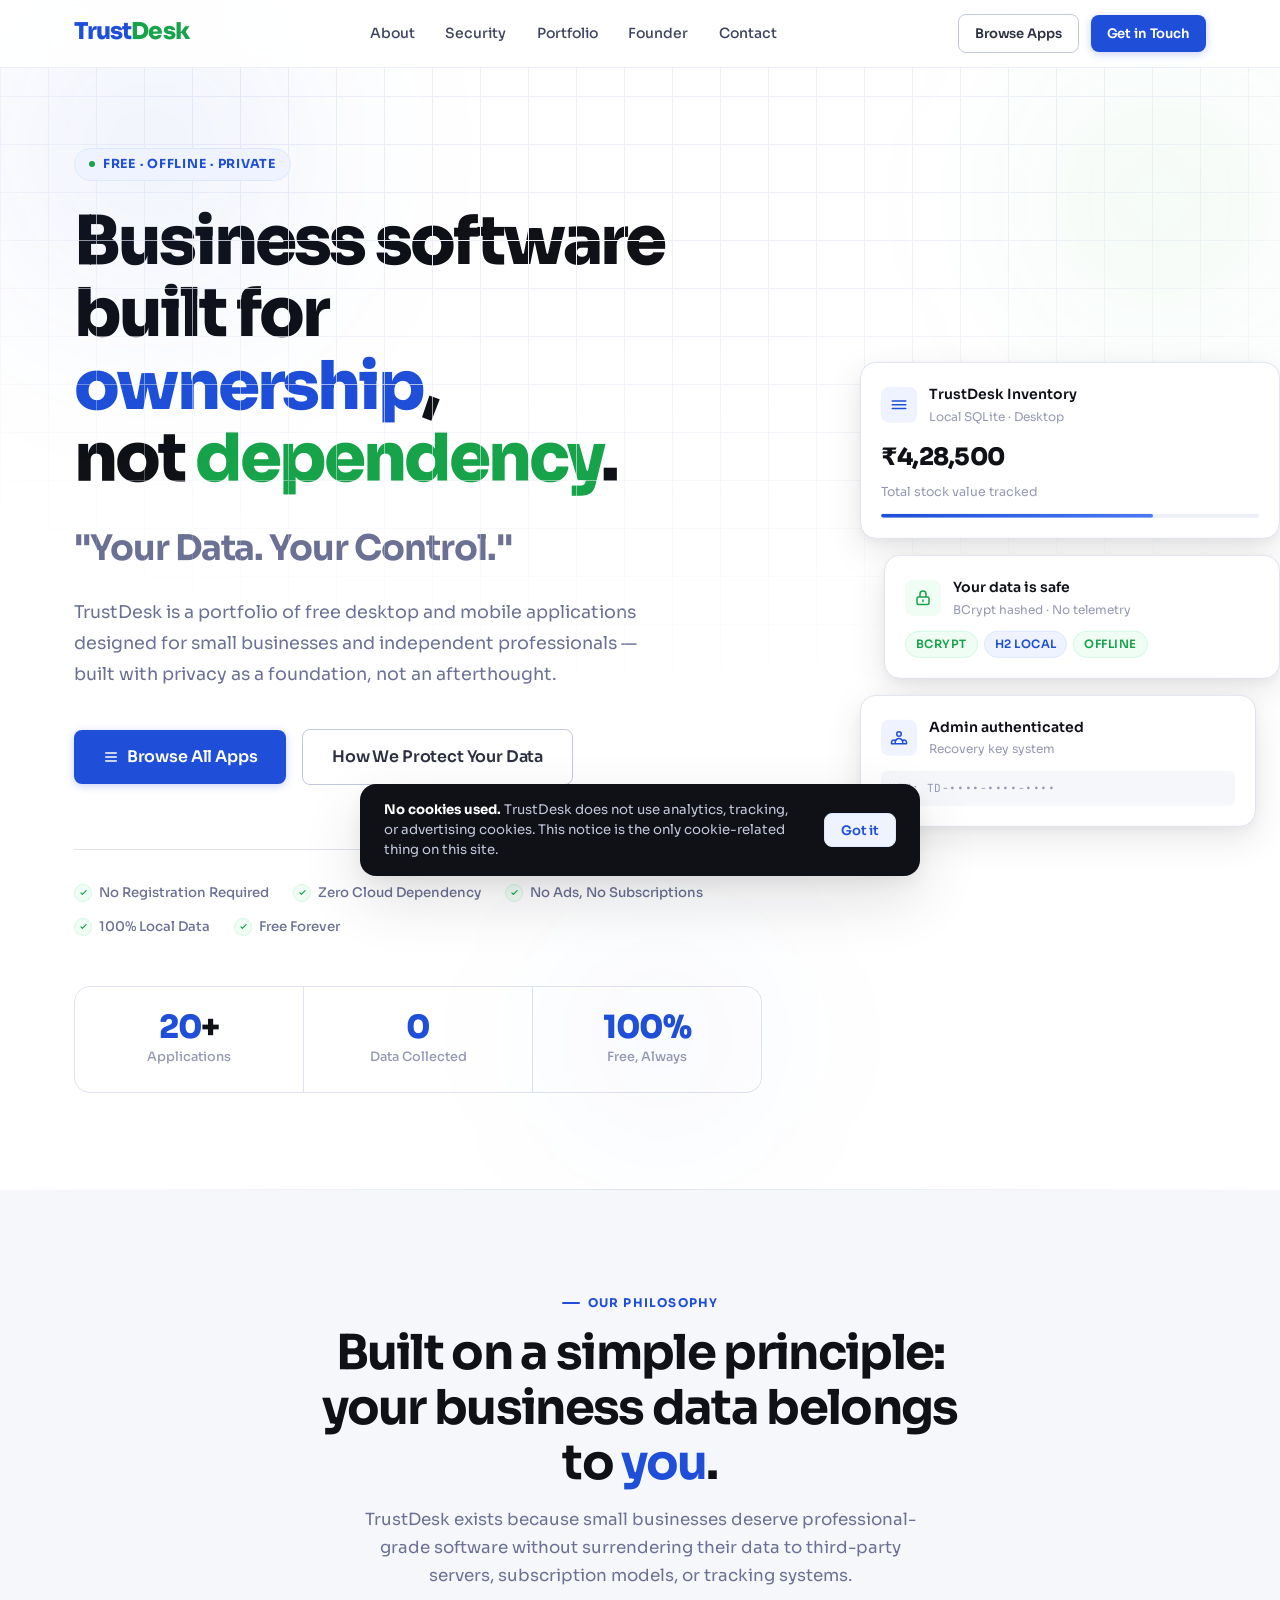
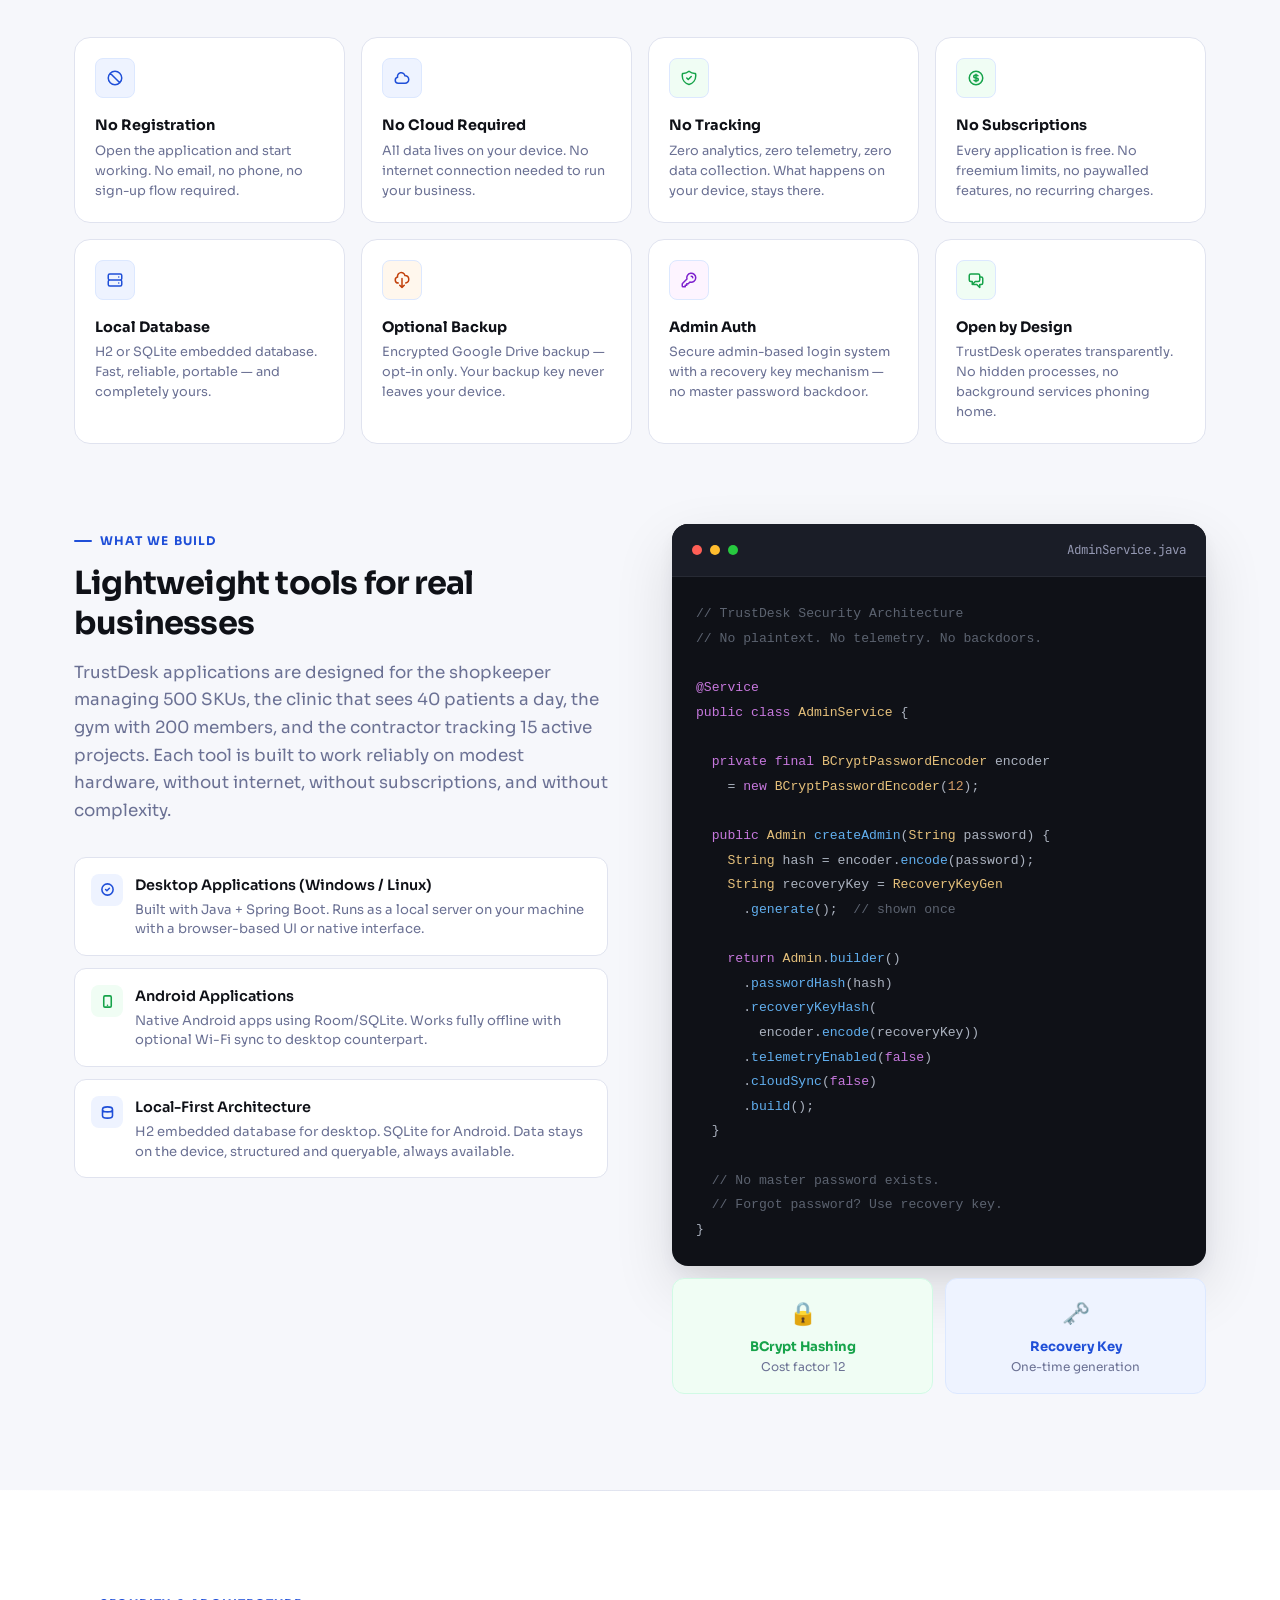
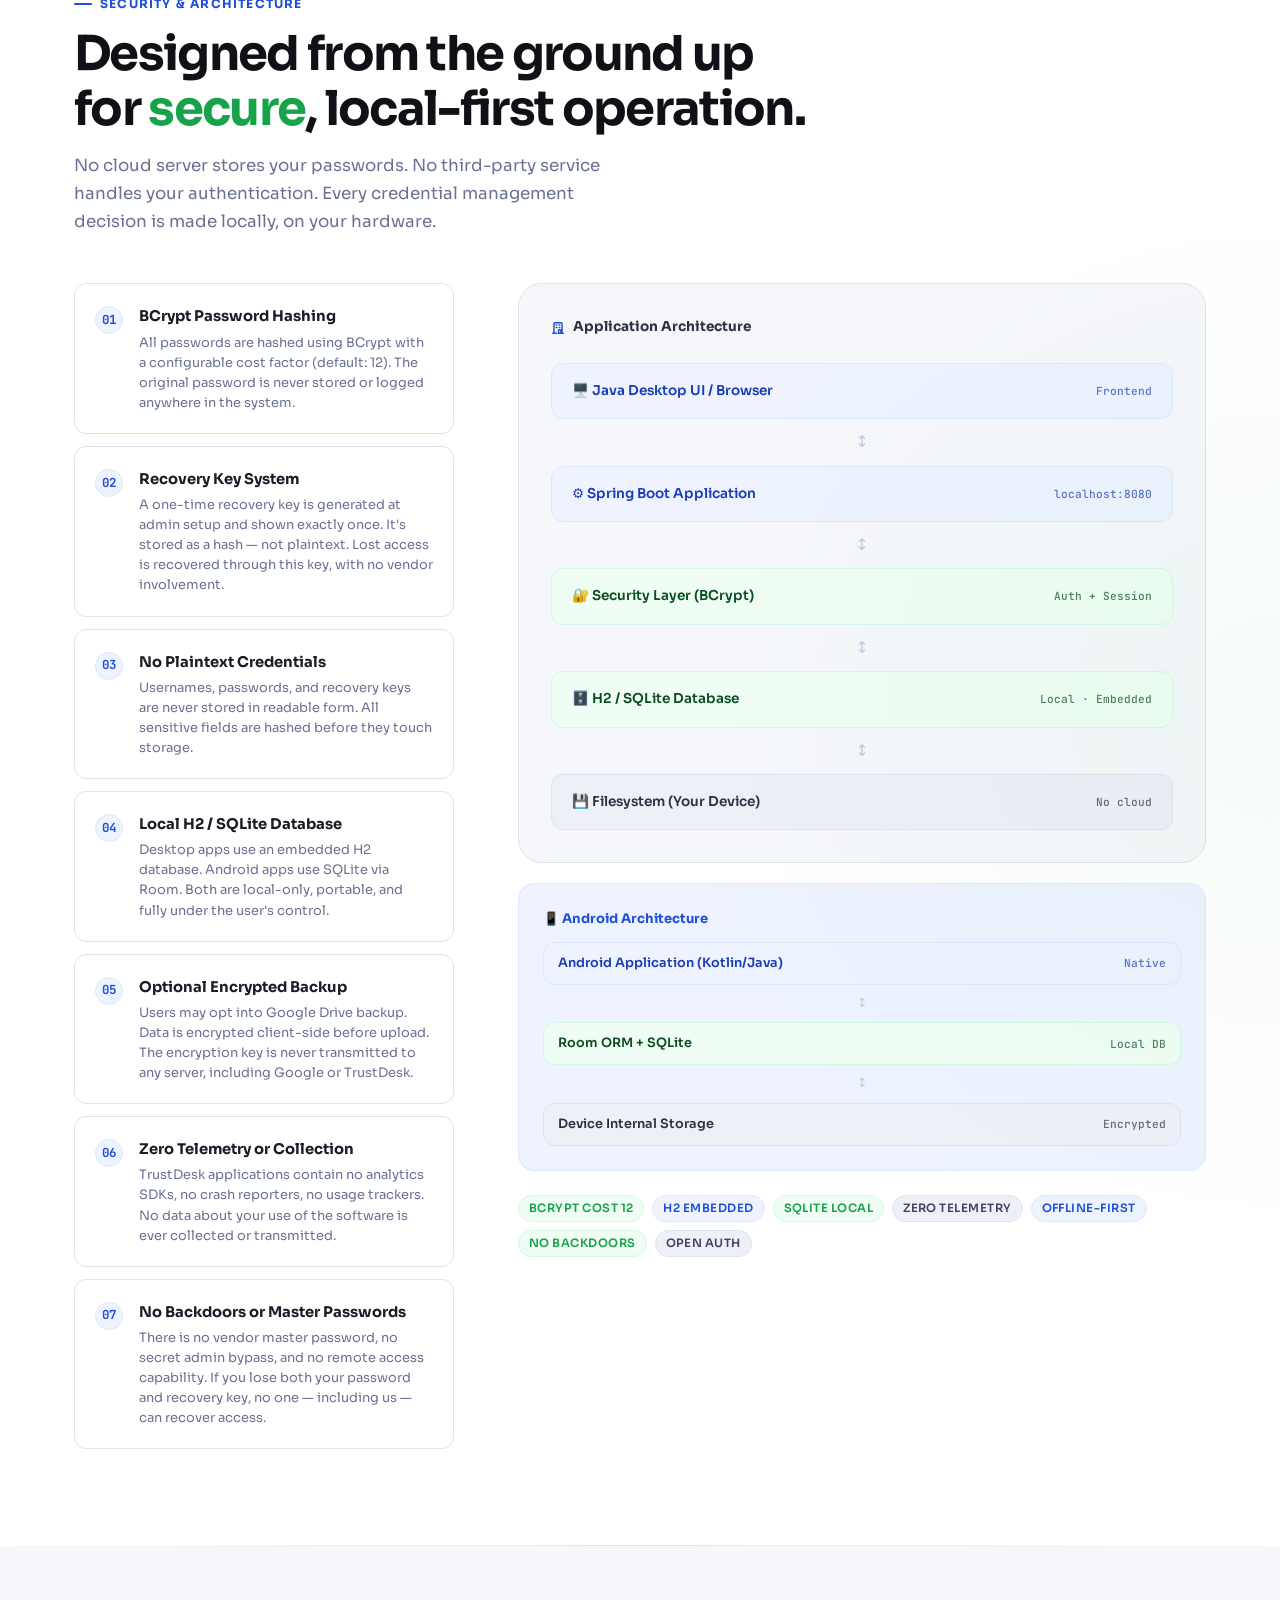
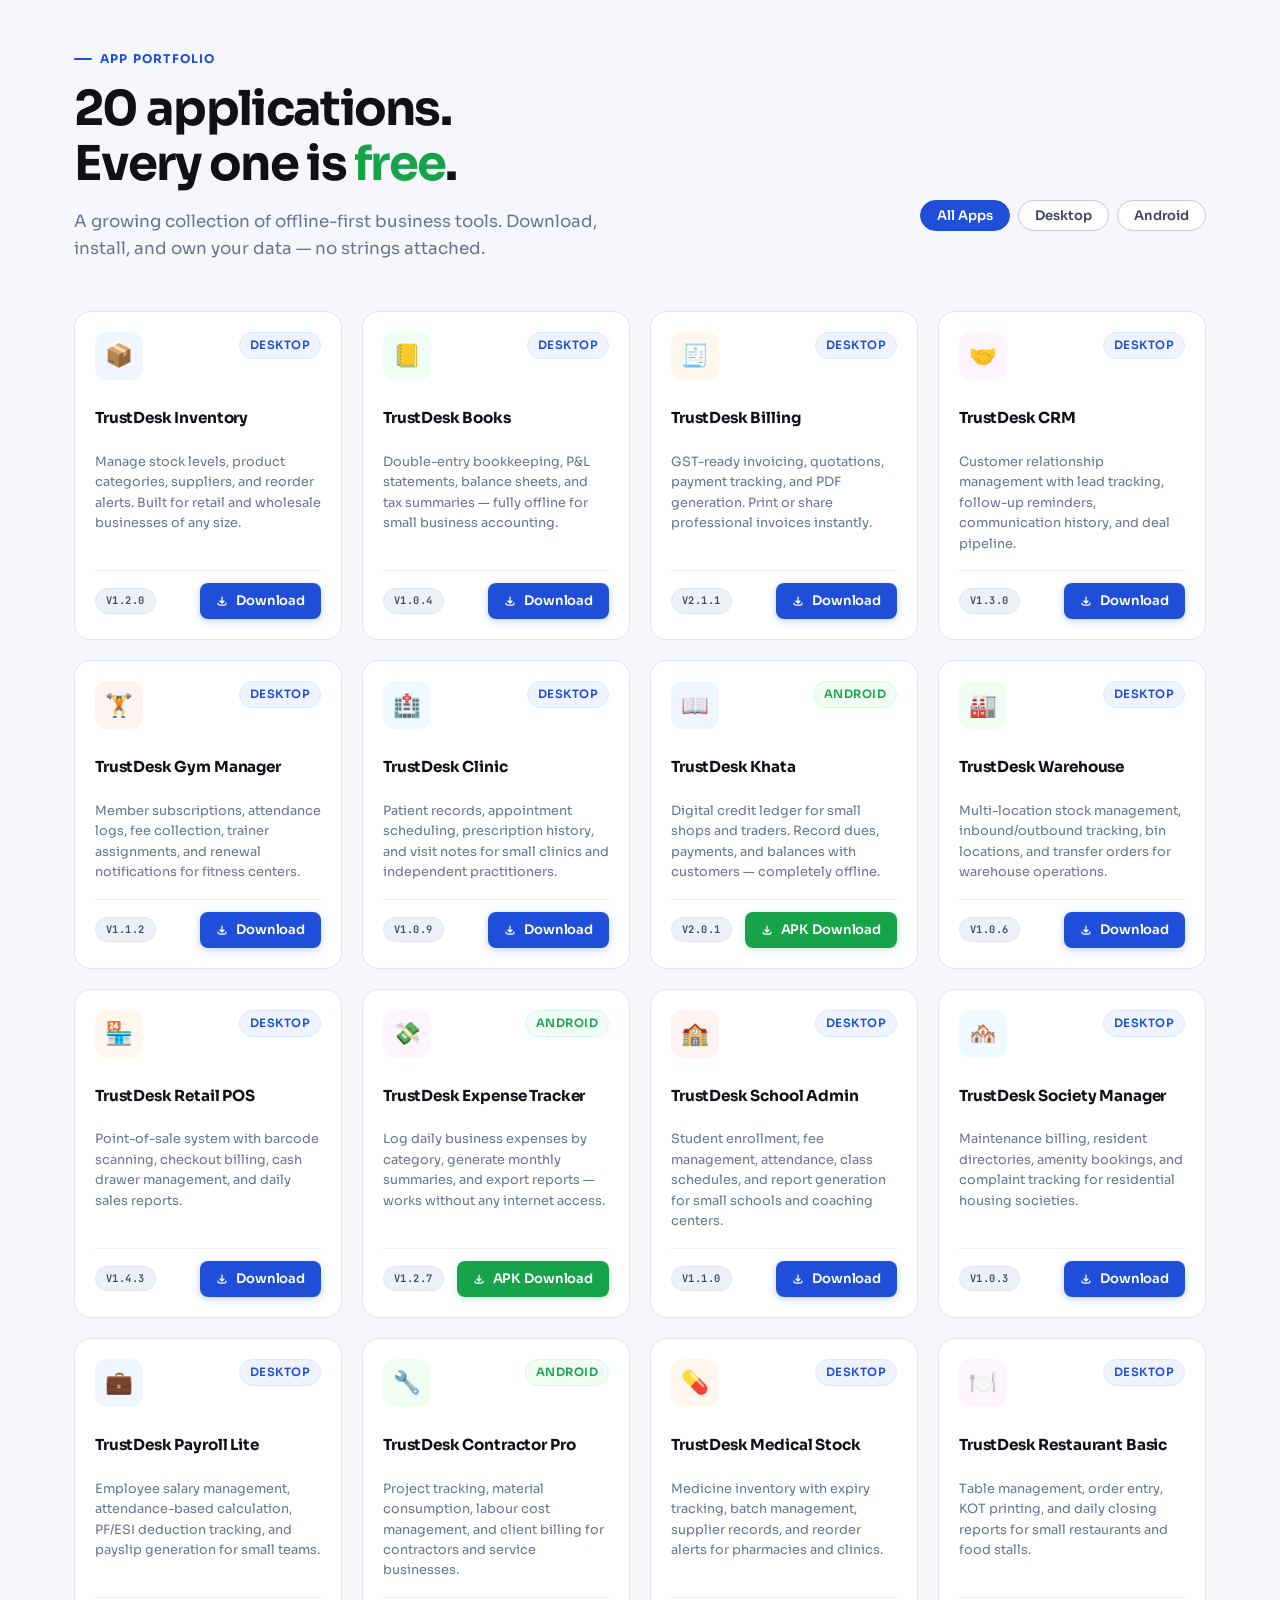
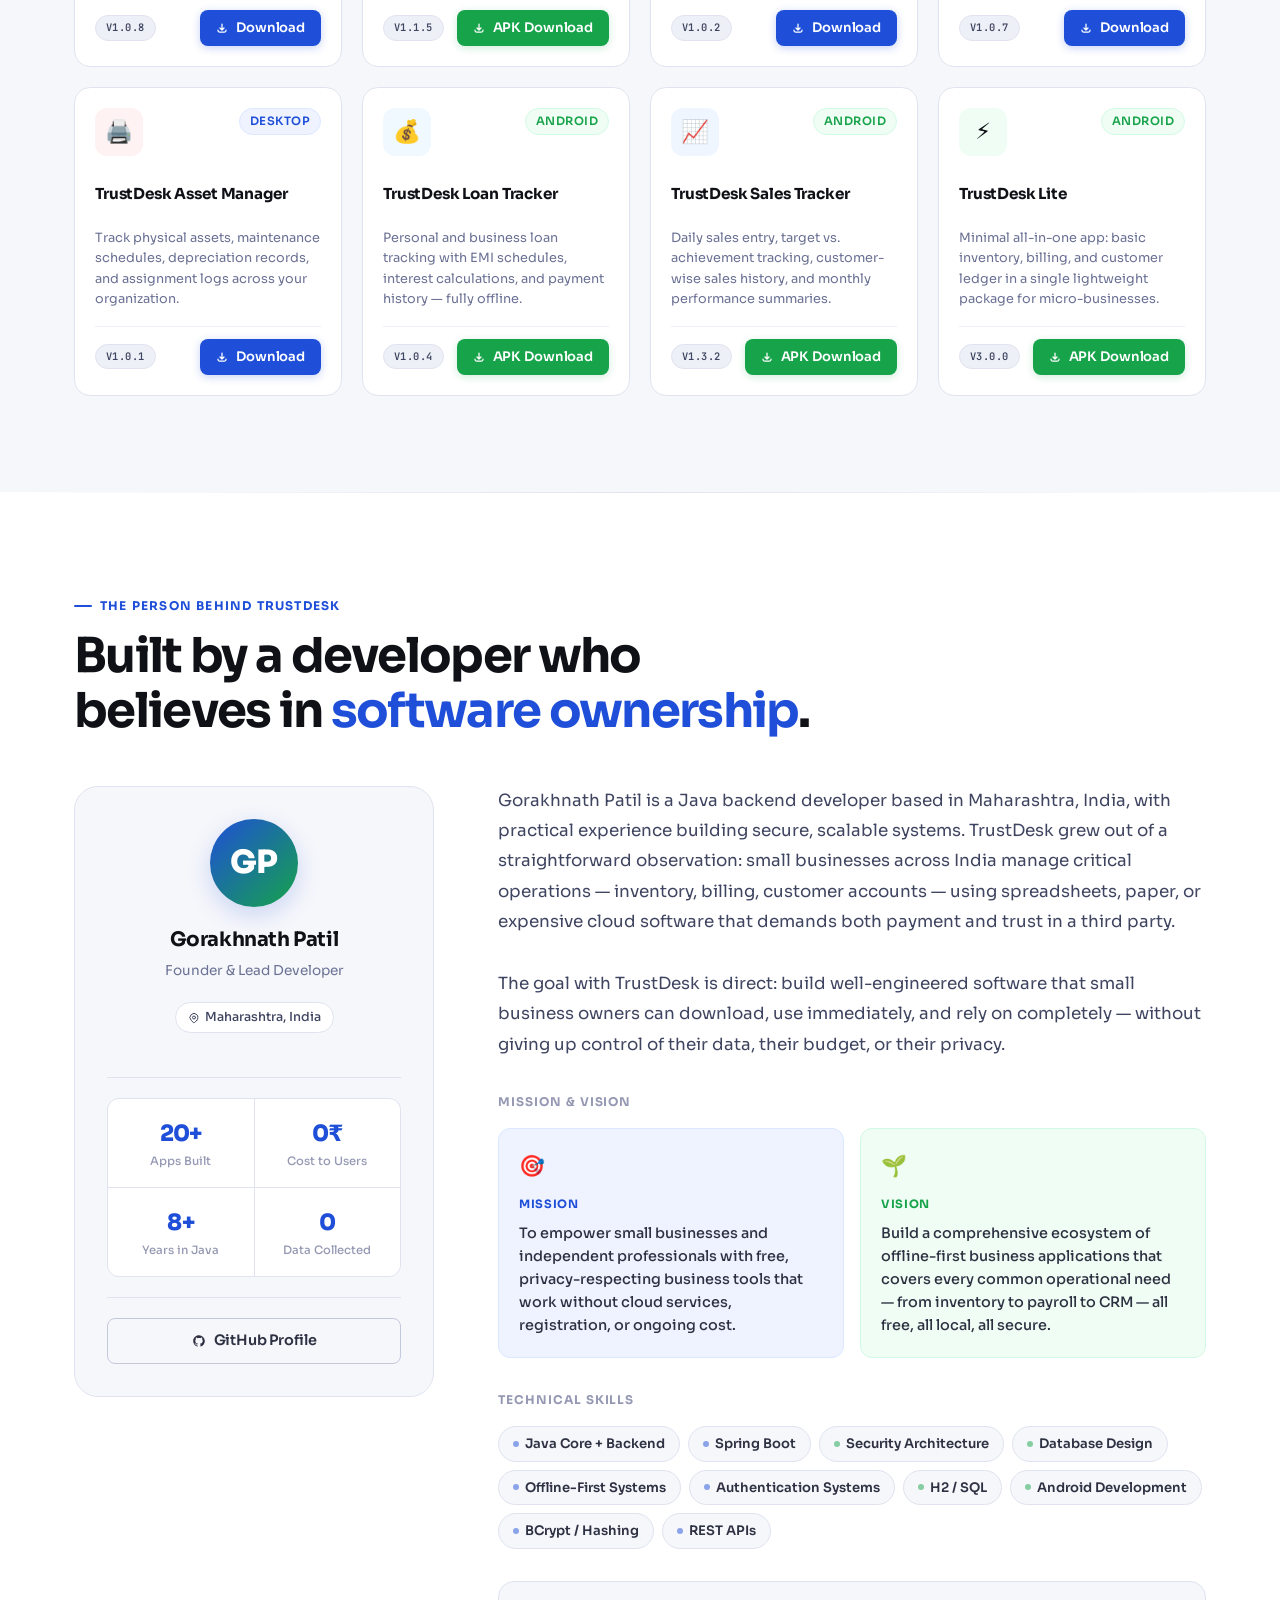
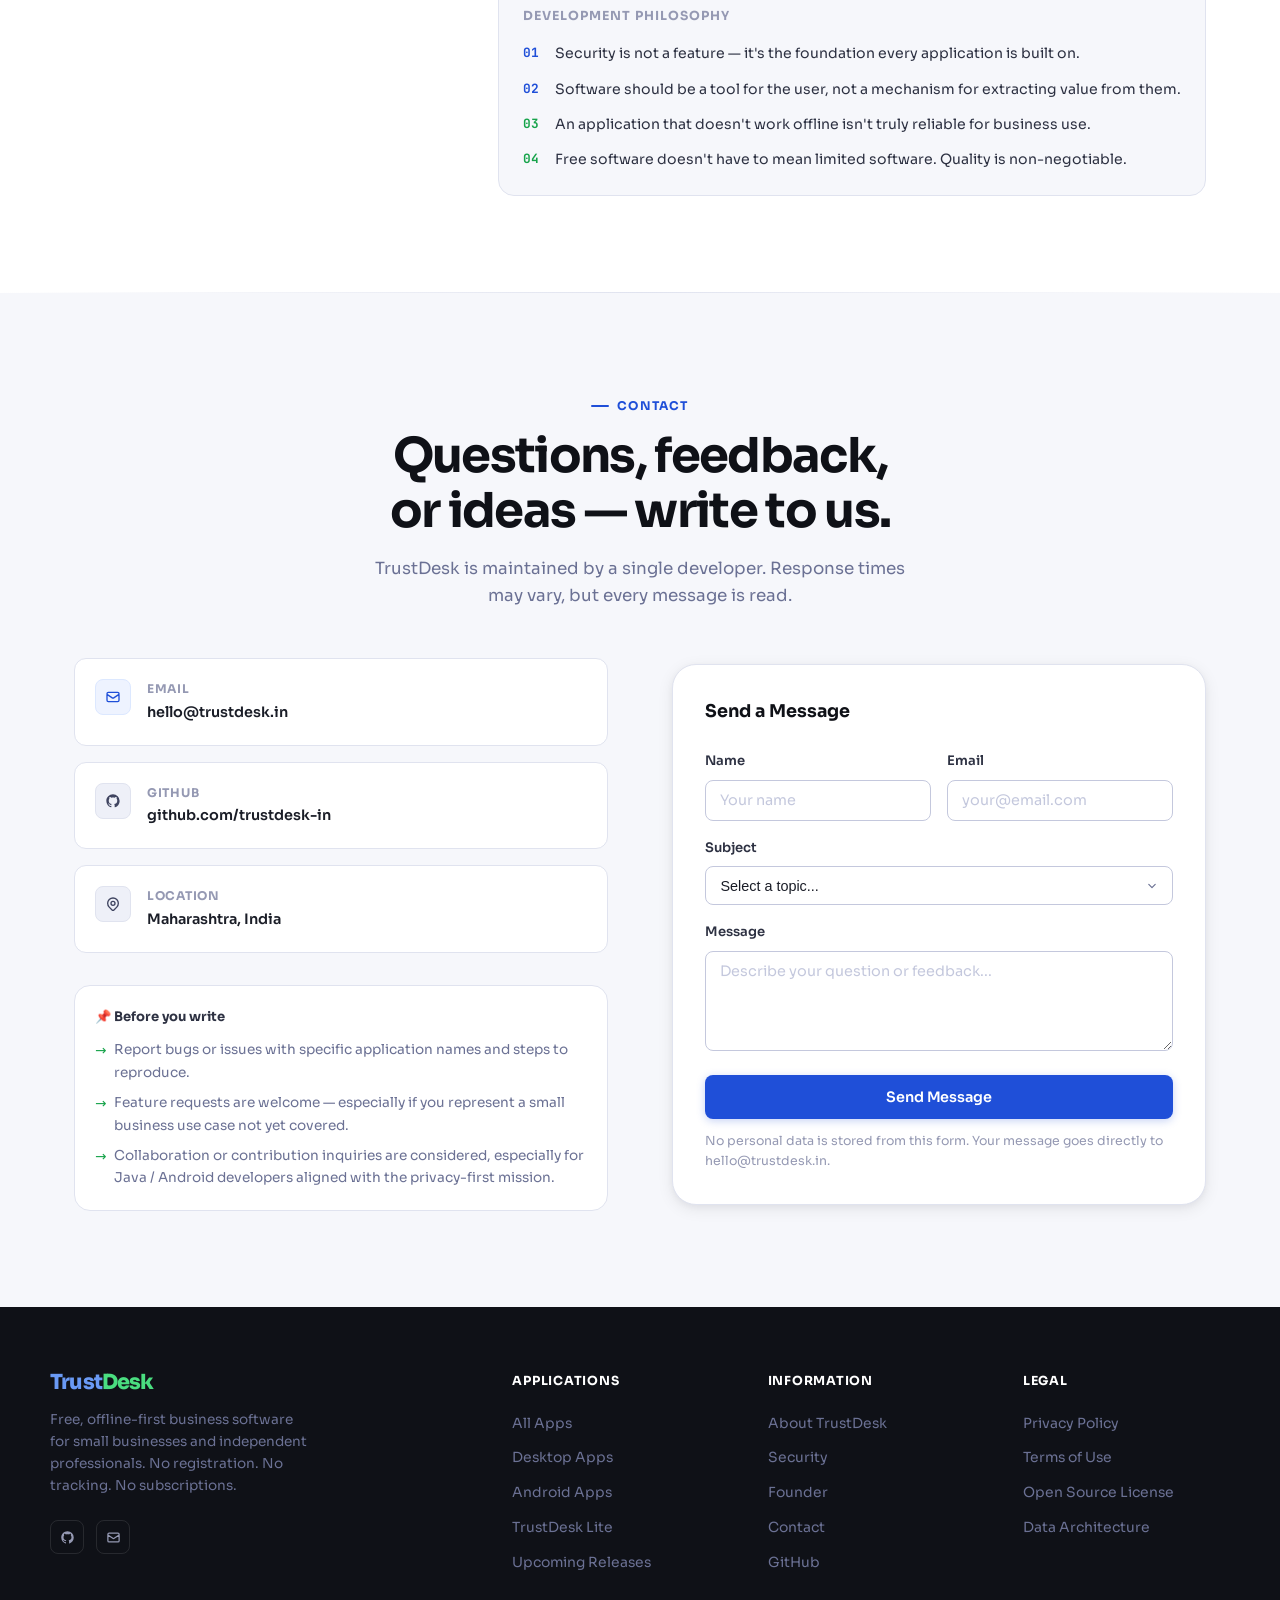
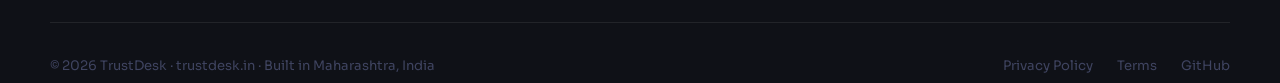
<file: index.html>
<!DOCTYPE html>
<html lang="en">
<head>
  <meta charset="UTF-8" />
  <meta name="viewport" content="width=device-width, initial-scale=1.0" />
  <meta http-equiv="X-UA-Compatible" content="IE=edge" />

  <!-- SEO -->
  <title>TrustDesk — Your Data. Your Control.</title>
  <meta name="description" content="TrustDesk provides free, offline-first desktop and mobile business applications for small businesses. No registration, no tracking, no subscriptions. 100% local data ownership." />
  <meta name="keywords" content="offline business software, privacy-first apps, small business tools, inventory management, billing software, CRM, offline-first, no cloud, TrustDesk, India" />
  <meta name="author" content="Gorakhnath Patil" />
  <meta name="robots" content="index, follow" />
  <link rel="canonical" href="https://trustdesk.in" />

  <!-- Open Graph -->
  <meta property="og:type"        content="website" />
  <meta property="og:url"         content="https://trustdesk.in" />
  <meta property="og:title"       content="TrustDesk — Your Data. Your Control." />
  <meta property="og:description" content="Free, offline-first business software for small businesses. No registration, no tracking, no subscriptions." />
  <meta property="og:site_name"   content="TrustDesk" />

  <!-- Twitter Card -->
  <meta name="twitter:card"        content="summary_large_image" />
  <meta name="twitter:title"       content="TrustDesk — Your Data. Your Control." />
  <meta name="twitter:description" content="Free, offline-first business software for small businesses." />

  <!-- Fonts -->
  <link rel="preconnect" href="https://fonts.googleapis.com" />
  <link rel="preconnect" href="https://fonts.gstatic.com" crossorigin />
  <link href="https://fonts.googleapis.com/css2?family=Sora:wght@300;400;500;600;700;800&family=JetBrains+Mono:wght@400;500&display=swap" rel="stylesheet" />

  <!-- Stylesheets -->
  <link rel="stylesheet" href="css/design-system.css" />
  <link rel="stylesheet" href="css/nav.css" />
  <link rel="stylesheet" href="css/hero.css" />
  <link rel="stylesheet" href="css/sections.css" />

  <!-- Favicon (inline SVG) -->
  <link rel="icon" href="data:image/svg+xml,<svg xmlns='http://www.w3.org/2000/svg' viewBox='0 0 32 32'><text y='26' font-size='26' font-family='Sora,sans-serif' font-weight='800'>T</text></svg>" />

  <!-- Schema.org -->
  <script type="application/ld+json">
  {
    "@context": "https://schema.org",
    "@type": "Organization",
    "name": "TrustDesk",
    "url": "https://trustdesk.in",
    "description": "Privacy-first, offline-first software portfolio for small businesses",
    "founder": {
      "@type": "Person",
      "name": "Gorakhnath Patil",
      "jobTitle": "Founder & Developer",
      "address": { "@type": "PostalAddress", "addressRegion": "Maharashtra", "addressCountry": "IN" }
    }
  }
  </script>
</head>
<body>

<!-- ════════════════════════════════════════════════════════
     PRELOADER
════════════════════════════════════════════════════════════ -->
<div id="preloader" style="
  position:fixed;inset:0;z-index:9999;
  background:#fff;display:flex;align-items:center;justify-content:center;
  transition:opacity 0.5s ease;
">
  <div style="text-align:center;">
    <div style="font-family:'Sora',sans-serif;font-size:1.6rem;font-weight:800;letter-spacing:-0.04em;margin-bottom:16px;">
      <span style="color:#1f4fd8">Trust</span><span style="color:#16a34a">Desk</span>
    </div>
    <div style="width:40px;height:3px;background:#e5e7eb;border-radius:2px;margin:0 auto;overflow:hidden;">
      <div style="height:100%;background:linear-gradient(90deg,#1f4fd8,#16a34a);animation:preload 1s ease infinite alternate;border-radius:2px;"></div>
    </div>
  </div>
</div>
<style>
  @keyframes preload { from { width: 0%; } to { width: 100%; } }
</style>

<!-- ════════════════════════════════════════════════════════
     NAVIGATION
════════════════════════════════════════════════════════════ -->
<nav id="nav" role="navigation" aria-label="Main navigation">
  <div class="nav-inner">
    <a href="#hero" class="nav-logo" aria-label="TrustDesk Home">
      <span class="logo-text">
        <span class="logo-trust">Trust</span><span class="logo-desk">Desk</span>
      </span>
    </a>

    <ul class="nav-links" role="list">
      <li><a href="#about">About</a></li>
      <li><a href="#security">Security</a></li>
      <li><a href="#portfolio">Portfolio</a></li>
      <li><a href="#founder">Founder</a></li>
      <li><a href="#contact">Contact</a></li>
    </ul>

    <div class="nav-actions">
      <a href="#portfolio" class="btn btn-outline btn-sm">Browse Apps</a>
      <a href="#contact" class="btn btn-primary btn-sm">Get in Touch</a>
    </div>

    <button class="nav-hamburger" aria-label="Toggle menu" aria-expanded="false">
      <span></span><span></span><span></span>
    </button>
  </div>

  <!-- Mobile menu -->
  <div class="nav-mobile" aria-hidden="true">
    <a href="#about">About TrustDesk</a>
    <a href="#security">Security & Architecture</a>
    <a href="#portfolio">App Portfolio</a>
    <a href="#founder">Founder</a>
    <a href="#contact">Contact</a>
    <a href="#contact" class="btn btn-primary">Get in Touch →</a>
  </div>

  <div class="nav-progress" role="progressbar" aria-label="Reading progress"></div>
</nav>

<!-- ════════════════════════════════════════════════════════
     HERO
════════════════════════════════════════════════════════════ -->
<section id="hero" class="hero" aria-labelledby="hero-title">
  <div class="hero-blob hero-blob-1" aria-hidden="true"></div>
  <div class="hero-blob hero-blob-2" aria-hidden="true"></div>
  <div class="hero-blob hero-blob-3" aria-hidden="true"></div>

  <div class="hero-layout">
    <div class="hero-content">
      <div class="hero-eyebrow" aria-label="Status: Free &amp; Open">
        <span class="dot" aria-hidden="true"></span>
        Free · Offline · Private
      </div>

      <h1 class="hero-title" id="hero-title">
        Business software built for<br/>
        <span class="accent-blue">ownership</span>,<br/>
        not <span class="accent-green">dependency</span>.
      </h1>

      <p class="hero-tagline-large">"Your Data. Your Control."</p>

      <p class="hero-desc">
        TrustDesk is a portfolio of free desktop and mobile applications designed for small businesses and independent professionals — built with privacy as a foundation, not an afterthought.
      </p>

      <div class="hero-actions">
        <a href="#portfolio" class="btn btn-primary btn-lg">
          <svg width="16" height="16" fill="none" viewBox="0 0 24 24" stroke="currentColor" stroke-width="2" aria-hidden="true"><path stroke-linecap="round" stroke-linejoin="round" d="M4 6h16M4 12h16M4 18h16"/></svg>
          Browse All Apps
        </a>
        <a href="#security" class="btn btn-outline btn-lg">How We Protect Your Data</a>
      </div>

      <div class="hero-trust">
        <div class="trust-pill">
          <span class="check"><svg width="9" height="9" fill="none" viewBox="0 0 24 24" stroke="currentColor" stroke-width="3" aria-hidden="true"><path stroke-linecap="round" stroke-linejoin="round" d="M5 13l4 4L19 7"/></svg></span>
          No Registration Required
        </div>
        <div class="trust-pill">
          <span class="check"><svg width="9" height="9" fill="none" viewBox="0 0 24 24" stroke="currentColor" stroke-width="3" aria-hidden="true"><path stroke-linecap="round" stroke-linejoin="round" d="M5 13l4 4L19 7"/></svg></span>
          Zero Cloud Dependency
        </div>
        <div class="trust-pill">
          <span class="check"><svg width="9" height="9" fill="none" viewBox="0 0 24 24" stroke="currentColor" stroke-width="3" aria-hidden="true"><path stroke-linecap="round" stroke-linejoin="round" d="M5 13l4 4L19 7"/></svg></span>
          No Ads, No Subscriptions
        </div>
        <div class="trust-pill">
          <span class="check"><svg width="9" height="9" fill="none" viewBox="0 0 24 24" stroke="currentColor" stroke-width="3" aria-hidden="true"><path stroke-linecap="round" stroke-linejoin="round" d="M5 13l4 4L19 7"/></svg></span>
          100% Local Data
        </div>
        <div class="trust-pill">
          <span class="check"><svg width="9" height="9" fill="none" viewBox="0 0 24 24" stroke="currentColor" stroke-width="3" aria-hidden="true"><path stroke-linecap="round" stroke-linejoin="round" d="M5 13l4 4L19 7"/></svg></span>
          Free Forever
        </div>
      </div>

      <div class="hero-stats">
        <div class="stat-item">
          <div class="stat-value"><span data-target="20" data-suffix="">0</span>+</div>
          <div class="stat-label">Applications</div>
        </div>
        <div class="stat-item">
          <div class="stat-value"><span data-target="0">0</span></div>
          <div class="stat-label">Data Collected</div>
        </div>
        <div class="stat-item">
          <div class="stat-value"><span data-target="100" data-suffix="%">0%</span></div>
          <div class="stat-label">Free, Always</div>
        </div>
      </div>
    </div>

    <!-- Right visual: floating cards -->
    <div class="hero-visual" aria-hidden="true">
      <div class="floating-card">
        <div class="fc-header">
          <div class="fc-icon fc-icon-blue">
            <svg width="18" height="18" fill="none" viewBox="0 0 24 24" stroke="currentColor" stroke-width="2"><path stroke-linecap="round" stroke-linejoin="round" d="M3 7h18M3 12h18M3 17h18"/></svg>
          </div>
          <div>
            <div class="fc-title">TrustDesk Inventory</div>
            <div class="fc-sub">Local SQLite · Desktop</div>
          </div>
        </div>
        <div class="fc-metric">₹4,28,500</div>
        <div style="font-size:0.78rem;color:var(--text-muted);margin-top:4px;">Total stock value tracked</div>
        <div class="fc-bar"><div class="fc-bar-fill" style="width:72%"></div></div>
      </div>

      <div class="floating-card floating-card-2">
        <div class="fc-header">
          <div class="fc-icon fc-icon-green">
            <svg width="18" height="18" fill="none" viewBox="0 0 24 24" stroke="currentColor" stroke-width="2"><path stroke-linecap="round" stroke-linejoin="round" d="M12 15v2m-6 4h12a2 2 0 002-2v-6a2 2 0 00-2-2H6a2 2 0 00-2 2v6a2 2 0 002 2zm10-10V7a4 4 0 00-8 0v4h8z"/></svg>
          </div>
          <div>
            <div class="fc-title">Your data is safe</div>
            <div class="fc-sub">BCrypt hashed · No telemetry</div>
          </div>
        </div>
        <div style="display:flex;gap:6px;flex-wrap:wrap;margin-top:8px;">
          <span class="badge badge-green">BCrypt</span>
          <span class="badge badge-blue">H2 Local</span>
          <span class="badge badge-green">Offline</span>
        </div>
      </div>

      <div class="floating-card floating-card-3">
        <div class="fc-header">
          <div class="fc-icon fc-icon-blue">
            <svg width="18" height="18" fill="none" viewBox="0 0 24 24" stroke="currentColor" stroke-width="2"><path stroke-linecap="round" stroke-linejoin="round" d="M17 20h5v-2a3 3 0 00-5.356-1.857M17 20H7m10 0v-2c0-.656-.126-1.283-.356-1.857M7 20H2v-2a3 3 0 015.356-1.857M7 20v-2c0-.656.126-1.283.356-1.857m0 0a5.002 5.002 0 019.288 0M15 7a3 3 0 11-6 0 3 3 0 016 0z"/></svg>
          </div>
          <div>
            <div class="fc-title">Admin authenticated</div>
            <div class="fc-sub">Recovery key system</div>
          </div>
        </div>
        <div style="font-family:var(--font-mono);font-size:0.7rem;color:var(--gray-400);background:var(--gray-50);border-radius:6px;padding:8px;margin-top:8px;letter-spacing:0.05em;">
          KEY: TD-••••-••••-••••
        </div>
      </div>
    </div>
  </div>
</section>

<div class="section-divider"></div>

<!-- ════════════════════════════════════════════════════════
     ABOUT TRUSTDESK
════════════════════════════════════════════════════════════ -->
<section id="about" class="section about-section" aria-labelledby="about-title">
  <div class="container">
    <div class="section-header text-center" style="max-width:640px;margin:0 auto var(--space-12);">
      <div class="section-eyebrow reveal">Our Philosophy</div>
      <h2 class="t-h1 section-title reveal reveal-delay-1" id="about-title">Built on a simple principle:<br/>your business data belongs to <span class="text-blue">you</span>.</h2>
      <p class="section-desc reveal reveal-delay-2" style="margin:var(--space-4) auto 0;">TrustDesk exists because small businesses deserve professional-grade software without surrendering their data to third-party servers, subscription models, or tracking systems.</p>
    </div>

    <!-- Philosophy grid -->
    <div class="philosophy-grid">
      <div class="philosophy-item reveal">
        <div class="phi-icon">
          <svg width="18" height="18" fill="none" viewBox="0 0 24 24" stroke="currentColor" stroke-width="2"><path stroke-linecap="round" stroke-linejoin="round" d="M18.364 18.364A9 9 0 005.636 5.636m12.728 12.728A9 9 0 015.636 5.636m12.728 12.728L5.636 5.636"/></svg>
        </div>
        <div class="phi-title">No Registration</div>
        <div class="phi-desc">Open the application and start working. No email, no phone, no sign-up flow required.</div>
      </div>
      <div class="philosophy-item reveal reveal-delay-1">
        <div class="phi-icon">
          <svg width="18" height="18" fill="none" viewBox="0 0 24 24" stroke="currentColor" stroke-width="2"><path stroke-linecap="round" stroke-linejoin="round" d="M3 15a4 4 0 004 4h9a5 5 0 10-.1-9.999 5.002 5.002 0 10-9.78 2.096A4.001 4.001 0 003 15z"/></svg>
        </div>
        <div class="phi-title">No Cloud Required</div>
        <div class="phi-desc">All data lives on your device. No internet connection needed to run your business.</div>
      </div>
      <div class="philosophy-item reveal reveal-delay-2">
        <div class="phi-icon" style="background:var(--green-50);color:var(--green-700);">
          <svg width="18" height="18" fill="none" viewBox="0 0 24 24" stroke="currentColor" stroke-width="2"><path stroke-linecap="round" stroke-linejoin="round" d="M9 12l2 2 4-4m5.618-4.016A11.955 11.955 0 0112 2.944a11.955 11.955 0 01-8.618 3.04A12.02 12.02 0 003 9c0 5.591 3.824 10.29 9 11.622 5.176-1.332 9-6.03 9-11.622 0-1.042-.133-2.052-.382-3.016z"/></svg>
        </div>
        <div class="phi-title">No Tracking</div>
        <div class="phi-desc">Zero analytics, zero telemetry, zero data collection. What happens on your device, stays there.</div>
      </div>
      <div class="philosophy-item reveal reveal-delay-3">
        <div class="phi-icon" style="background:var(--green-50);color:var(--green-700);">
          <svg width="18" height="18" fill="none" viewBox="0 0 24 24" stroke="currentColor" stroke-width="2"><path stroke-linecap="round" stroke-linejoin="round" d="M12 8c-1.657 0-3 .895-3 2s1.343 2 3 2 3 .895 3 2-1.343 2-3 2m0-8c1.11 0 2.08.402 2.599 1M12 8V7m0 1v8m0 0v1m0-1c-1.11 0-2.08-.402-2.599-1M21 12a9 9 0 11-18 0 9 9 0 0118 0z"/></svg>
        </div>
        <div class="phi-title">No Subscriptions</div>
        <div class="phi-desc">Every application is free. No freemium limits, no paywalled features, no recurring charges.</div>
      </div>
      <div class="philosophy-item reveal reveal-delay-4">
        <div class="phi-icon">
          <svg width="18" height="18" fill="none" viewBox="0 0 24 24" stroke="currentColor" stroke-width="2"><path stroke-linecap="round" stroke-linejoin="round" d="M5 12h14M5 12a2 2 0 01-2-2V6a2 2 0 012-2h14a2 2 0 012 2v4a2 2 0 01-2 2M5 12a2 2 0 00-2 2v4a2 2 0 002 2h14a2 2 0 002-2v-4a2 2 0 00-2-2m-2-4h.01M17 16h.01"/></svg>
        </div>
        <div class="phi-title">Local Database</div>
        <div class="phi-desc">H2 or SQLite embedded database. Fast, reliable, portable — and completely yours.</div>
      </div>
      <div class="philosophy-item reveal reveal-delay-5">
        <div class="phi-icon" style="background:#fff7ed;color:#c2410c;">
          <svg width="18" height="18" fill="none" viewBox="0 0 24 24" stroke="currentColor" stroke-width="2"><path stroke-linecap="round" stroke-linejoin="round" d="M7 16a4 4 0 01-.88-7.903A5 5 0 1115.9 6L16 6a5 5 0 011 9.9M9 19l3 3m0 0l3-3m-3 3V10"/></svg>
        </div>
        <div class="phi-title">Optional Backup</div>
        <div class="phi-desc">Encrypted Google Drive backup — opt-in only. Your backup key never leaves your device.</div>
      </div>
      <div class="philosophy-item reveal">
        <div class="phi-icon" style="background:#fdf4ff;color:#7e22ce;">
          <svg width="18" height="18" fill="none" viewBox="0 0 24 24" stroke="currentColor" stroke-width="2"><path stroke-linecap="round" stroke-linejoin="round" d="M15 7a2 2 0 012 2m4 0a6 6 0 01-7.743 5.743L11 17H9v2H7v2H4a1 1 0 01-1-1v-2.586a1 1 0 01.293-.707l5.964-5.964A6 6 0 1121 9z"/></svg>
        </div>
        <div class="phi-title">Admin Auth</div>
        <div class="phi-desc">Secure admin-based login system with a recovery key mechanism — no master password backdoor.</div>
      </div>
      <div class="philosophy-item reveal reveal-delay-1">
        <div class="phi-icon" style="background:var(--green-50);color:var(--green-700);">
          <svg width="18" height="18" fill="none" viewBox="0 0 24 24" stroke="currentColor" stroke-width="2"><path stroke-linecap="round" stroke-linejoin="round" d="M17 8h2a2 2 0 012 2v6a2 2 0 01-2 2h-2v4l-4-4H9a1.994 1.994 0 01-1.414-.586m0 0L11 14h4a2 2 0 002-2V6a2 2 0 00-2-2H5a2 2 0 00-2 2v6a2 2 0 002 2h2v4l.586-.586z"/></svg>
        </div>
        <div class="phi-title">Open by Design</div>
        <div class="phi-desc">TrustDesk operates transparently. No hidden processes, no background services phoning home.</div>
      </div>
    </div>

    <!-- About detail layout -->
    <div class="about-layout" style="margin-top:var(--space-20);">
      <div class="about-left">
        <div class="section-eyebrow reveal">What We Build</div>
        <h2 class="t-h2 reveal reveal-delay-1" style="margin-bottom:var(--space-4);">Lightweight tools for real businesses</h2>
        <p class="section-desc reveal reveal-delay-2" style="max-width:100%;">TrustDesk applications are designed for the shopkeeper managing 500 SKUs, the clinic that sees 40 patients a day, the gym with 200 members, and the contractor tracking 15 active projects. Each tool is built to work reliably on modest hardware, without internet, without subscriptions, and without complexity.</p>

        <div class="about-feature-list">
          <div class="about-feature reveal reveal-delay-2">
            <div class="af-icon af-icon-blue">
              <svg width="15" height="15" fill="none" viewBox="0 0 24 24" stroke="currentColor" stroke-width="2.5"><path stroke-linecap="round" stroke-linejoin="round" d="M9 12l2 2 4-4m6 2a9 9 0 11-18 0 9 9 0 0118 0z"/></svg>
            </div>
            <div class="af-body">
              <span class="fw-semi">Desktop Applications (Windows / Linux)</span>
              <p>Built with Java + Spring Boot. Runs as a local server on your machine with a browser-based UI or native interface.</p>
            </div>
          </div>
          <div class="about-feature reveal reveal-delay-3">
            <div class="af-icon af-icon-green">
              <svg width="15" height="15" fill="none" viewBox="0 0 24 24" stroke="currentColor" stroke-width="2.5"><path stroke-linecap="round" stroke-linejoin="round" d="M12 18h.01M8 21h8a2 2 0 002-2V5a2 2 0 00-2-2H8a2 2 0 00-2 2v14a2 2 0 002 2z"/></svg>
            </div>
            <div class="af-body">
              <span class="fw-semi">Android Applications</span>
              <p>Native Android apps using Room/SQLite. Works fully offline with optional Wi-Fi sync to desktop counterpart.</p>
            </div>
          </div>
          <div class="about-feature reveal reveal-delay-4">
            <div class="af-icon af-icon-blue">
              <svg width="15" height="15" fill="none" viewBox="0 0 24 24" stroke="currentColor" stroke-width="2.5"><path stroke-linecap="round" stroke-linejoin="round" d="M4 7v10c0 2.21 3.582 4 8 4s8-1.79 8-4V7M4 7c0 2.21 3.582 4 8 4s8-1.79 8-4M4 7c0-2.21 3.582-4 8-4s8 1.79 8 4"/></svg>
            </div>
            <div class="af-body">
              <span class="fw-semi">Local-First Architecture</span>
              <p>H2 embedded database for desktop. SQLite for Android. Data stays on the device, structured and queryable, always available.</p>
            </div>
          </div>
        </div>
      </div>

      <div class="about-right-visual reveal reveal-delay-3">
        <div class="about-code-card">
          <div class="code-titlebar">
            <span class="code-dot code-dot-red"></span>
            <span class="code-dot code-dot-yellow"></span>
            <span class="code-dot code-dot-green"></span>
            <span class="code-filename">AdminService.java</span>
          </div>
          <pre class="code-body"><code><span class="code-comment">// TrustDesk Security Architecture</span>
<span class="code-comment">// No plaintext. No telemetry. No backdoors.</span>

<span class="code-keyword">@Service</span>
<span class="code-keyword">public class</span> <span class="code-type">AdminService</span> {

  <span class="code-keyword">private final</span> <span class="code-type">BCryptPasswordEncoder</span> encoder
    = <span class="code-keyword">new</span> <span class="code-type">BCryptPasswordEncoder</span>(<span class="code-num">12</span>);

  <span class="code-keyword">public</span> <span class="code-type">Admin</span> <span class="code-method">createAdmin</span>(<span class="code-type">String</span> password) {
    <span class="code-type">String</span> hash = encoder.<span class="code-method">encode</span>(password);
    <span class="code-type">String</span> recoveryKey = <span class="code-type">RecoveryKeyGen</span>
      .<span class="code-method">generate</span>();  <span class="code-comment">// shown once</span>

    <span class="code-keyword">return</span> <span class="code-type">Admin</span>.<span class="code-method">builder</span>()
      .<span class="code-method">passwordHash</span>(hash)
      .<span class="code-method">recoveryKeyHash</span>(
        encoder.<span class="code-method">encode</span>(recoveryKey))
      .<span class="code-method">telemetryEnabled</span>(<span class="code-keyword">false</span>)
      .<span class="code-method">cloudSync</span>(<span class="code-keyword">false</span>)
      .<span class="code-method">build</span>();
  }

  <span class="code-comment">// No master password exists.</span>
  <span class="code-comment">// Forgot password? Use recovery key.</span>
}</code></pre>
        </div>

        <div style="display:grid;grid-template-columns:1fr 1fr;gap:12px;margin-top:12px;">
          <div style="background:var(--green-50);border:1px solid var(--green-100);border-radius:var(--r-md);padding:16px;text-align:center;">
            <div style="font-size:1.4rem;margin-bottom:4px;">🔒</div>
            <div style="font-size:0.82rem;font-weight:700;color:var(--green-700);">BCrypt Hashing</div>
            <div style="font-size:0.75rem;color:var(--gray-500);">Cost factor 12</div>
          </div>
          <div style="background:var(--blue-50);border:1px solid var(--blue-100);border-radius:var(--r-md);padding:16px;text-align:center;">
            <div style="font-size:1.4rem;margin-bottom:4px;">🗝️</div>
            <div style="font-size:0.82rem;font-weight:700;color:var(--blue-700);">Recovery Key</div>
            <div style="font-size:0.75rem;color:var(--gray-500);">One-time generation</div>
          </div>
        </div>
      </div>
    </div>
  </div>
</section>

<div class="section-divider"></div>

<!-- ════════════════════════════════════════════════════════
     SECURITY & ARCHITECTURE
════════════════════════════════════════════════════════════ -->
<section id="security" class="section security-section" aria-labelledby="security-title">
  <div class="container">
    <div class="section-header">
      <div class="section-eyebrow reveal">Security & Architecture</div>
      <h2 class="t-h1 section-title reveal reveal-delay-1" id="security-title">Designed from the ground up<br/>for <span class="text-green">secure</span>, local-first operation.</h2>
      <p class="section-desc reveal reveal-delay-2">No cloud server stores your passwords. No third-party service handles your authentication. Every credential management decision is made locally, on your hardware.</p>
    </div>

    <div class="security-layout">
      <div class="security-principles">
        <div class="sec-item reveal">
          <div class="sec-num">01</div>
          <div class="sec-body">
            <div class="sec-title">BCrypt Password Hashing</div>
            <div class="sec-desc">All passwords are hashed using BCrypt with a configurable cost factor (default: 12). The original password is never stored or logged anywhere in the system.</div>
          </div>
        </div>
        <div class="sec-item reveal reveal-delay-1">
          <div class="sec-num">02</div>
          <div class="sec-body">
            <div class="sec-title">Recovery Key System</div>
            <div class="sec-desc">A one-time recovery key is generated at admin setup and shown exactly once. It's stored as a hash — not plaintext. Lost access is recovered through this key, with no vendor involvement.</div>
          </div>
        </div>
        <div class="sec-item reveal reveal-delay-2">
          <div class="sec-num">03</div>
          <div class="sec-body">
            <div class="sec-title">No Plaintext Credentials</div>
            <div class="sec-desc">Usernames, passwords, and recovery keys are never stored in readable form. All sensitive fields are hashed before they touch storage.</div>
          </div>
        </div>
        <div class="sec-item reveal reveal-delay-3">
          <div class="sec-num">04</div>
          <div class="sec-body">
            <div class="sec-title">Local H2 / SQLite Database</div>
            <div class="sec-desc">Desktop apps use an embedded H2 database. Android apps use SQLite via Room. Both are local-only, portable, and fully under the user's control.</div>
          </div>
        </div>
        <div class="sec-item reveal reveal-delay-4">
          <div class="sec-num">05</div>
          <div class="sec-body">
            <div class="sec-title">Optional Encrypted Backup</div>
            <div class="sec-desc">Users may opt into Google Drive backup. Data is encrypted client-side before upload. The encryption key is never transmitted to any server, including Google or TrustDesk.</div>
          </div>
        </div>
        <div class="sec-item reveal reveal-delay-5">
          <div class="sec-num">06</div>
          <div class="sec-body">
            <div class="sec-title">Zero Telemetry or Collection</div>
            <div class="sec-desc">TrustDesk applications contain no analytics SDKs, no crash reporters, no usage trackers. No data about your use of the software is ever collected or transmitted.</div>
          </div>
        </div>
        <div class="sec-item reveal">
          <div class="sec-num">07</div>
          <div class="sec-body">
            <div class="sec-title">No Backdoors or Master Passwords</div>
            <div class="sec-desc">There is no vendor master password, no secret admin bypass, and no remote access capability. If you lose both your password and recovery key, no one — including us — can recover access.</div>
          </div>
        </div>
      </div>

      <div class="security-right reveal reveal-delay-2">
        <div class="arch-diagram">
          <div class="arch-title">
            <svg width="14" height="14" fill="none" viewBox="0 0 24 24" stroke="currentColor" stroke-width="2.5" aria-hidden="true"><path stroke-linecap="round" stroke-linejoin="round" d="M19 21V5a2 2 0 00-2-2H7a2 2 0 00-2 2v16m14 0h2m-2 0h-5m-9 0H3m2 0h5M9 7h1m-1 4h1m4-4h1m-1 4h1m-2 10v-5a1 1 0 011-1h2a1 1 0 011 1v5m-4 0h4"/></svg>
            Application Architecture
          </div>
          <div class="arch-stack">
            <div class="arch-layer arch-layer-blue">
              <span>🖥️ Java Desktop UI / Browser</span>
              <span class="arch-layer-tag">Frontend</span>
            </div>
            <div class="arch-connector">↕</div>
            <div class="arch-layer arch-layer-blue">
              <span>⚙️ Spring Boot Application</span>
              <span class="arch-layer-tag">localhost:8080</span>
            </div>
            <div class="arch-connector">↕</div>
            <div class="arch-layer arch-layer-green">
              <span>🔐 Security Layer (BCrypt)</span>
              <span class="arch-layer-tag">Auth + Session</span>
            </div>
            <div class="arch-connector">↕</div>
            <div class="arch-layer arch-layer-green">
              <span>🗄️ H2 / SQLite Database</span>
              <span class="arch-layer-tag">Local · Embedded</span>
            </div>
            <div class="arch-connector">↕</div>
            <div class="arch-layer arch-layer-gray">
              <span>💾 Filesystem (Your Device)</span>
              <span class="arch-layer-tag">No cloud</span>
            </div>
          </div>
        </div>

        <div style="background:var(--blue-50);border:1px solid var(--blue-100);border-radius:var(--r-lg);padding:var(--space-6);margin-top:var(--space-5);">
          <div style="font-size:0.82rem;font-weight:700;color:var(--blue-700);margin-bottom:var(--space-3);">
            📱 Android Architecture
          </div>
          <div class="arch-stack" style="gap:6px;">
            <div class="arch-layer arch-layer-blue" style="font-size:0.8rem;padding:10px 14px;">
              <span>Android Application (Kotlin/Java)</span>
              <span class="arch-layer-tag">Native</span>
            </div>
            <div class="arch-connector" style="font-size:0.8rem;">↕</div>
            <div class="arch-layer arch-layer-green" style="font-size:0.8rem;padding:10px 14px;">
              <span>Room ORM + SQLite</span>
              <span class="arch-layer-tag">Local DB</span>
            </div>
            <div class="arch-connector" style="font-size:0.8rem;">↕</div>
            <div class="arch-layer arch-layer-gray" style="font-size:0.8rem;padding:10px 14px;">
              <span>Device Internal Storage</span>
              <span class="arch-layer-tag">Encrypted</span>
            </div>
          </div>
        </div>

        <div class="sec-badges">
          <span class="badge badge-green">BCrypt Cost 12</span>
          <span class="badge badge-blue">H2 Embedded</span>
          <span class="badge badge-green">SQLite Local</span>
          <span class="badge badge-gray">Zero Telemetry</span>
          <span class="badge badge-blue">Offline-First</span>
          <span class="badge badge-green">No Backdoors</span>
          <span class="badge badge-gray">Open Auth</span>
        </div>
      </div>
    </div>
  </div>
</section>

<div class="section-divider"></div>

<!-- ════════════════════════════════════════════════════════
     PORTFOLIO
════════════════════════════════════════════════════════════ -->
<section id="portfolio" class="section portfolio-section" aria-labelledby="portfolio-title">
  <div class="container">
    <div class="section-header" style="display:flex;align-items:flex-end;justify-content:space-between;flex-wrap:wrap;gap:var(--space-6);">
      <div>
        <div class="section-eyebrow reveal">App Portfolio</div>
        <h2 class="t-h1 section-title reveal reveal-delay-1" id="portfolio-title">20 applications.<br/>Every one is <span class="text-green">free</span>.</h2>
        <p class="section-desc reveal reveal-delay-2">A growing collection of offline-first business tools. Download, install, and own your data — no strings attached.</p>
      </div>
      <div class="portfolio-filter reveal reveal-delay-2" role="group" aria-label="Filter applications">
        <button class="filter-btn active" data-filter="all">All Apps</button>
        <button class="filter-btn" data-filter="desktop">Desktop</button>
        <button class="filter-btn" data-filter="android">Android</button>
      </div>
    </div>

    <div class="apps-grid" role="list" aria-label="Application portfolio">

      <!-- 1 -->
      <article class="app-card reveal" data-platform="desktop" role="listitem">
        <div class="app-card-header">
          <div class="app-icon icon-bg-1">📦</div>
          <span class="badge badge-blue">Desktop</span>
        </div>
        <h3 class="app-name">TrustDesk Inventory</h3>
        <p class="app-desc">Manage stock levels, product categories, suppliers, and reorder alerts. Built for retail and wholesale businesses of any size.</p>
        <div class="app-card-footer">
          <span class="badge badge-gray" style="font-family:var(--font-mono);font-size:0.65rem;">v1.2.0</span>
          <a href="#" class="btn btn-primary btn-sm" aria-label="Download TrustDesk Inventory">
            <svg width="12" height="12" fill="none" viewBox="0 0 24 24" stroke="currentColor" stroke-width="2.5" aria-hidden="true"><path stroke-linecap="round" stroke-linejoin="round" d="M4 16v1a3 3 0 003 3h10a3 3 0 003-3v-1m-4-4l-4 4m0 0l-4-4m4 4V4"/></svg>
            Download
          </a>
        </div>
      </article>

      <!-- 2 -->
      <article class="app-card reveal reveal-delay-1" data-platform="desktop" role="listitem">
        <div class="app-card-header">
          <div class="app-icon icon-bg-2">📒</div>
          <span class="badge badge-blue">Desktop</span>
        </div>
        <h3 class="app-name">TrustDesk Books</h3>
        <p class="app-desc">Double-entry bookkeeping, P&L statements, balance sheets, and tax summaries — fully offline for small business accounting.</p>
        <div class="app-card-footer">
          <span class="badge badge-gray" style="font-family:var(--font-mono);font-size:0.65rem;">v1.0.4</span>
          <a href="#" class="btn btn-primary btn-sm" aria-label="Download TrustDesk Books">
            <svg width="12" height="12" fill="none" viewBox="0 0 24 24" stroke="currentColor" stroke-width="2.5" aria-hidden="true"><path stroke-linecap="round" stroke-linejoin="round" d="M4 16v1a3 3 0 003 3h10a3 3 0 003-3v-1m-4-4l-4 4m0 0l-4-4m4 4V4"/></svg>
            Download
          </a>
        </div>
      </article>

      <!-- 3 -->
      <article class="app-card reveal reveal-delay-2" data-platform="desktop" role="listitem">
        <div class="app-card-header">
          <div class="app-icon icon-bg-3">🧾</div>
          <span class="badge badge-blue">Desktop</span>
        </div>
        <h3 class="app-name">TrustDesk Billing</h3>
        <p class="app-desc">GST-ready invoicing, quotations, payment tracking, and PDF generation. Print or share professional invoices instantly.</p>
        <div class="app-card-footer">
          <span class="badge badge-gray" style="font-family:var(--font-mono);font-size:0.65rem;">v2.1.1</span>
          <a href="#" class="btn btn-primary btn-sm">
            <svg width="12" height="12" fill="none" viewBox="0 0 24 24" stroke="currentColor" stroke-width="2.5" aria-hidden="true"><path stroke-linecap="round" stroke-linejoin="round" d="M4 16v1a3 3 0 003 3h10a3 3 0 003-3v-1m-4-4l-4 4m0 0l-4-4m4 4V4"/></svg>
            Download
          </a>
        </div>
      </article>

      <!-- 4 -->
      <article class="app-card reveal reveal-delay-3" data-platform="desktop" role="listitem">
        <div class="app-card-header">
          <div class="app-icon icon-bg-4">🤝</div>
          <span class="badge badge-blue">Desktop</span>
        </div>
        <h3 class="app-name">TrustDesk CRM</h3>
        <p class="app-desc">Customer relationship management with lead tracking, follow-up reminders, communication history, and deal pipeline.</p>
        <div class="app-card-footer">
          <span class="badge badge-gray" style="font-family:var(--font-mono);font-size:0.65rem;">v1.3.0</span>
          <a href="#" class="btn btn-primary btn-sm">
            <svg width="12" height="12" fill="none" viewBox="0 0 24 24" stroke="currentColor" stroke-width="2.5" aria-hidden="true"><path stroke-linecap="round" stroke-linejoin="round" d="M4 16v1a3 3 0 003 3h10a3 3 0 003-3v-1m-4-4l-4 4m0 0l-4-4m4 4V4"/></svg>
            Download
          </a>
        </div>
      </article>

      <!-- 5 -->
      <article class="app-card reveal" data-platform="desktop" role="listitem">
        <div class="app-card-header">
          <div class="app-icon icon-bg-5">🏋️</div>
          <span class="badge badge-blue">Desktop</span>
        </div>
        <h3 class="app-name">TrustDesk Gym Manager</h3>
        <p class="app-desc">Member subscriptions, attendance logs, fee collection, trainer assignments, and renewal notifications for fitness centers.</p>
        <div class="app-card-footer">
          <span class="badge badge-gray" style="font-family:var(--font-mono);font-size:0.65rem;">v1.1.2</span>
          <a href="#" class="btn btn-primary btn-sm">
            <svg width="12" height="12" fill="none" viewBox="0 0 24 24" stroke="currentColor" stroke-width="2.5" aria-hidden="true"><path stroke-linecap="round" stroke-linejoin="round" d="M4 16v1a3 3 0 003 3h10a3 3 0 003-3v-1m-4-4l-4 4m0 0l-4-4m4 4V4"/></svg>
            Download
          </a>
        </div>
      </article>

      <!-- 6 -->
      <article class="app-card reveal reveal-delay-1" data-platform="desktop" role="listitem">
        <div class="app-card-header">
          <div class="app-icon icon-bg-6">🏥</div>
          <span class="badge badge-blue">Desktop</span>
        </div>
        <h3 class="app-name">TrustDesk Clinic</h3>
        <p class="app-desc">Patient records, appointment scheduling, prescription history, and visit notes for small clinics and independent practitioners.</p>
        <div class="app-card-footer">
          <span class="badge badge-gray" style="font-family:var(--font-mono);font-size:0.65rem;">v1.0.9</span>
          <a href="#" class="btn btn-primary btn-sm">
            <svg width="12" height="12" fill="none" viewBox="0 0 24 24" stroke="currentColor" stroke-width="2.5" aria-hidden="true"><path stroke-linecap="round" stroke-linejoin="round" d="M4 16v1a3 3 0 003 3h10a3 3 0 003-3v-1m-4-4l-4 4m0 0l-4-4m4 4V4"/></svg>
            Download
          </a>
        </div>
      </article>

      <!-- 7 -->
      <article class="app-card reveal reveal-delay-2" data-platform="android" role="listitem">
        <div class="app-card-header">
          <div class="app-icon icon-bg-1">📖</div>
          <span class="badge badge-green">Android</span>
        </div>
        <h3 class="app-name">TrustDesk Khata</h3>
        <p class="app-desc">Digital credit ledger for small shops and traders. Record dues, payments, and balances with customers — completely offline.</p>
        <div class="app-card-footer">
          <span class="badge badge-gray" style="font-family:var(--font-mono);font-size:0.65rem;">v2.0.1</span>
          <a href="#" class="btn btn-green btn-sm">
            <svg width="12" height="12" fill="none" viewBox="0 0 24 24" stroke="currentColor" stroke-width="2.5" aria-hidden="true"><path stroke-linecap="round" stroke-linejoin="round" d="M4 16v1a3 3 0 003 3h10a3 3 0 003-3v-1m-4-4l-4 4m0 0l-4-4m4 4V4"/></svg>
            APK Download
          </a>
        </div>
      </article>

      <!-- 8 -->
      <article class="app-card reveal reveal-delay-3" data-platform="desktop" role="listitem">
        <div class="app-card-header">
          <div class="app-icon icon-bg-2">🏭</div>
          <span class="badge badge-blue">Desktop</span>
        </div>
        <h3 class="app-name">TrustDesk Warehouse</h3>
        <p class="app-desc">Multi-location stock management, inbound/outbound tracking, bin locations, and transfer orders for warehouse operations.</p>
        <div class="app-card-footer">
          <span class="badge badge-gray" style="font-family:var(--font-mono);font-size:0.65rem;">v1.0.6</span>
          <a href="#" class="btn btn-primary btn-sm">
            <svg width="12" height="12" fill="none" viewBox="0 0 24 24" stroke="currentColor" stroke-width="2.5" aria-hidden="true"><path stroke-linecap="round" stroke-linejoin="round" d="M4 16v1a3 3 0 003 3h10a3 3 0 003-3v-1m-4-4l-4 4m0 0l-4-4m4 4V4"/></svg>
            Download
          </a>
        </div>
      </article>

      <!-- 9 -->
      <article class="app-card reveal" data-platform="desktop" role="listitem">
        <div class="app-card-header">
          <div class="app-icon icon-bg-3">🏪</div>
          <span class="badge badge-blue">Desktop</span>
        </div>
        <h3 class="app-name">TrustDesk Retail POS</h3>
        <p class="app-desc">Point-of-sale system with barcode scanning, checkout billing, cash drawer management, and daily sales reports.</p>
        <div class="app-card-footer">
          <span class="badge badge-gray" style="font-family:var(--font-mono);font-size:0.65rem;">v1.4.3</span>
          <a href="#" class="btn btn-primary btn-sm">
            <svg width="12" height="12" fill="none" viewBox="0 0 24 24" stroke="currentColor" stroke-width="2.5" aria-hidden="true"><path stroke-linecap="round" stroke-linejoin="round" d="M4 16v1a3 3 0 003 3h10a3 3 0 003-3v-1m-4-4l-4 4m0 0l-4-4m4 4V4"/></svg>
            Download
          </a>
        </div>
      </article>

      <!-- 10 -->
      <article class="app-card reveal reveal-delay-1" data-platform="android" role="listitem">
        <div class="app-card-header">
          <div class="app-icon icon-bg-4">💸</div>
          <span class="badge badge-green">Android</span>
        </div>
        <h3 class="app-name">TrustDesk Expense Tracker</h3>
        <p class="app-desc">Log daily business expenses by category, generate monthly summaries, and export reports — works without any internet access.</p>
        <div class="app-card-footer">
          <span class="badge badge-gray" style="font-family:var(--font-mono);font-size:0.65rem;">v1.2.7</span>
          <a href="#" class="btn btn-green btn-sm">
            <svg width="12" height="12" fill="none" viewBox="0 0 24 24" stroke="currentColor" stroke-width="2.5" aria-hidden="true"><path stroke-linecap="round" stroke-linejoin="round" d="M4 16v1a3 3 0 003 3h10a3 3 0 003-3v-1m-4-4l-4 4m0 0l-4-4m4 4V4"/></svg>
            APK Download
          </a>
        </div>
      </article>

      <!-- 11 -->
      <article class="app-card reveal reveal-delay-2" data-platform="desktop" role="listitem">
        <div class="app-card-header">
          <div class="app-icon icon-bg-5">🏫</div>
          <span class="badge badge-blue">Desktop</span>
        </div>
        <h3 class="app-name">TrustDesk School Admin</h3>
        <p class="app-desc">Student enrollment, fee management, attendance, class schedules, and report generation for small schools and coaching centers.</p>
        <div class="app-card-footer">
          <span class="badge badge-gray" style="font-family:var(--font-mono);font-size:0.65rem;">v1.1.0</span>
          <a href="#" class="btn btn-primary btn-sm">
            <svg width="12" height="12" fill="none" viewBox="0 0 24 24" stroke="currentColor" stroke-width="2.5" aria-hidden="true"><path stroke-linecap="round" stroke-linejoin="round" d="M4 16v1a3 3 0 003 3h10a3 3 0 003-3v-1m-4-4l-4 4m0 0l-4-4m4 4V4"/></svg>
            Download
          </a>
        </div>
      </article>

      <!-- 12 -->
      <article class="app-card reveal reveal-delay-3" data-platform="desktop" role="listitem">
        <div class="app-card-header">
          <div class="app-icon icon-bg-6">🏘️</div>
          <span class="badge badge-blue">Desktop</span>
        </div>
        <h3 class="app-name">TrustDesk Society Manager</h3>
        <p class="app-desc">Maintenance billing, resident directories, amenity bookings, and complaint tracking for residential housing societies.</p>
        <div class="app-card-footer">
          <span class="badge badge-gray" style="font-family:var(--font-mono);font-size:0.65rem;">v1.0.3</span>
          <a href="#" class="btn btn-primary btn-sm">
            <svg width="12" height="12" fill="none" viewBox="0 0 24 24" stroke="currentColor" stroke-width="2.5" aria-hidden="true"><path stroke-linecap="round" stroke-linejoin="round" d="M4 16v1a3 3 0 003 3h10a3 3 0 003-3v-1m-4-4l-4 4m0 0l-4-4m4 4V4"/></svg>
            Download
          </a>
        </div>
      </article>

      <!-- 13 -->
      <article class="app-card reveal" data-platform="desktop" role="listitem">
        <div class="app-card-header">
          <div class="app-icon icon-bg-1">💼</div>
          <span class="badge badge-blue">Desktop</span>
        </div>
        <h3 class="app-name">TrustDesk Payroll Lite</h3>
        <p class="app-desc">Employee salary management, attendance-based calculation, PF/ESI deduction tracking, and payslip generation for small teams.</p>
        <div class="app-card-footer">
          <span class="badge badge-gray" style="font-family:var(--font-mono);font-size:0.65rem;">v1.0.8</span>
          <a href="#" class="btn btn-primary btn-sm">
            <svg width="12" height="12" fill="none" viewBox="0 0 24 24" stroke="currentColor" stroke-width="2.5" aria-hidden="true"><path stroke-linecap="round" stroke-linejoin="round" d="M4 16v1a3 3 0 003 3h10a3 3 0 003-3v-1m-4-4l-4 4m0 0l-4-4m4 4V4"/></svg>
            Download
          </a>
        </div>
      </article>

      <!-- 14 -->
      <article class="app-card reveal reveal-delay-1" data-platform="android" role="listitem">
        <div class="app-card-header">
          <div class="app-icon icon-bg-2">🔧</div>
          <span class="badge badge-green">Android</span>
        </div>
        <h3 class="app-name">TrustDesk Contractor Pro</h3>
        <p class="app-desc">Project tracking, material consumption, labour cost management, and client billing for contractors and service businesses.</p>
        <div class="app-card-footer">
          <span class="badge badge-gray" style="font-family:var(--font-mono);font-size:0.65rem;">v1.1.5</span>
          <a href="#" class="btn btn-green btn-sm">
            <svg width="12" height="12" fill="none" viewBox="0 0 24 24" stroke="currentColor" stroke-width="2.5" aria-hidden="true"><path stroke-linecap="round" stroke-linejoin="round" d="M4 16v1a3 3 0 003 3h10a3 3 0 003-3v-1m-4-4l-4 4m0 0l-4-4m4 4V4"/></svg>
            APK Download
          </a>
        </div>
      </article>

      <!-- 15 -->
      <article class="app-card reveal reveal-delay-2" data-platform="desktop" role="listitem">
        <div class="app-card-header">
          <div class="app-icon icon-bg-3">💊</div>
          <span class="badge badge-blue">Desktop</span>
        </div>
        <h3 class="app-name">TrustDesk Medical Stock</h3>
        <p class="app-desc">Medicine inventory with expiry tracking, batch management, supplier records, and reorder alerts for pharmacies and clinics.</p>
        <div class="app-card-footer">
          <span class="badge badge-gray" style="font-family:var(--font-mono);font-size:0.65rem;">v1.0.2</span>
          <a href="#" class="btn btn-primary btn-sm">
            <svg width="12" height="12" fill="none" viewBox="0 0 24 24" stroke="currentColor" stroke-width="2.5" aria-hidden="true"><path stroke-linecap="round" stroke-linejoin="round" d="M4 16v1a3 3 0 003 3h10a3 3 0 003-3v-1m-4-4l-4 4m0 0l-4-4m4 4V4"/></svg>
            Download
          </a>
        </div>
      </article>

      <!-- 16 -->
      <article class="app-card reveal reveal-delay-3" data-platform="desktop" role="listitem">
        <div class="app-card-header">
          <div class="app-icon icon-bg-4">🍽️</div>
          <span class="badge badge-blue">Desktop</span>
        </div>
        <h3 class="app-name">TrustDesk Restaurant Basic</h3>
        <p class="app-desc">Table management, order entry, KOT printing, and daily closing reports for small restaurants and food stalls.</p>
        <div class="app-card-footer">
          <span class="badge badge-gray" style="font-family:var(--font-mono);font-size:0.65rem;">v1.0.7</span>
          <a href="#" class="btn btn-primary btn-sm">
            <svg width="12" height="12" fill="none" viewBox="0 0 24 24" stroke="currentColor" stroke-width="2.5" aria-hidden="true"><path stroke-linecap="round" stroke-linejoin="round" d="M4 16v1a3 3 0 003 3h10a3 3 0 003-3v-1m-4-4l-4 4m0 0l-4-4m4 4V4"/></svg>
            Download
          </a>
        </div>
      </article>

      <!-- 17 -->
      <article class="app-card reveal" data-platform="desktop" role="listitem">
        <div class="app-card-header">
          <div class="app-icon icon-bg-5">🖨️</div>
          <span class="badge badge-blue">Desktop</span>
        </div>
        <h3 class="app-name">TrustDesk Asset Manager</h3>
        <p class="app-desc">Track physical assets, maintenance schedules, depreciation records, and assignment logs across your organization.</p>
        <div class="app-card-footer">
          <span class="badge badge-gray" style="font-family:var(--font-mono);font-size:0.65rem;">v1.0.1</span>
          <a href="#" class="btn btn-primary btn-sm">
            <svg width="12" height="12" fill="none" viewBox="0 0 24 24" stroke="currentColor" stroke-width="2.5" aria-hidden="true"><path stroke-linecap="round" stroke-linejoin="round" d="M4 16v1a3 3 0 003 3h10a3 3 0 003-3v-1m-4-4l-4 4m0 0l-4-4m4 4V4"/></svg>
            Download
          </a>
        </div>
      </article>

      <!-- 18 -->
      <article class="app-card reveal reveal-delay-1" data-platform="android" role="listitem">
        <div class="app-card-header">
          <div class="app-icon icon-bg-6">💰</div>
          <span class="badge badge-green">Android</span>
        </div>
        <h3 class="app-name">TrustDesk Loan Tracker</h3>
        <p class="app-desc">Personal and business loan tracking with EMI schedules, interest calculations, and payment history — fully offline.</p>
        <div class="app-card-footer">
          <span class="badge badge-gray" style="font-family:var(--font-mono);font-size:0.65rem;">v1.0.4</span>
          <a href="#" class="btn btn-green btn-sm">
            <svg width="12" height="12" fill="none" viewBox="0 0 24 24" stroke="currentColor" stroke-width="2.5" aria-hidden="true"><path stroke-linecap="round" stroke-linejoin="round" d="M4 16v1a3 3 0 003 3h10a3 3 0 003-3v-1m-4-4l-4 4m0 0l-4-4m4 4V4"/></svg>
            APK Download
          </a>
        </div>
      </article>

      <!-- 19 -->
      <article class="app-card reveal reveal-delay-2" data-platform="android" role="listitem">
        <div class="app-card-header">
          <div class="app-icon icon-bg-1">📈</div>
          <span class="badge badge-green">Android</span>
        </div>
        <h3 class="app-name">TrustDesk Sales Tracker</h3>
        <p class="app-desc">Daily sales entry, target vs. achievement tracking, customer-wise sales history, and monthly performance summaries.</p>
        <div class="app-card-footer">
          <span class="badge badge-gray" style="font-family:var(--font-mono);font-size:0.65rem;">v1.3.2</span>
          <a href="#" class="btn btn-green btn-sm">
            <svg width="12" height="12" fill="none" viewBox="0 0 24 24" stroke="currentColor" stroke-width="2.5" aria-hidden="true"><path stroke-linecap="round" stroke-linejoin="round" d="M4 16v1a3 3 0 003 3h10a3 3 0 003-3v-1m-4-4l-4 4m0 0l-4-4m4 4V4"/></svg>
            APK Download
          </a>
        </div>
      </article>

      <!-- 20 -->
      <article class="app-card reveal reveal-delay-3" data-platform="android" role="listitem">
        <div class="app-card-header">
          <div class="app-icon icon-bg-2">⚡</div>
          <span class="badge badge-green">Android</span>
        </div>
        <h3 class="app-name">TrustDesk Lite</h3>
        <p class="app-desc">Minimal all-in-one app: basic inventory, billing, and customer ledger in a single lightweight package for micro-businesses.</p>
        <div class="app-card-footer">
          <span class="badge badge-gray" style="font-family:var(--font-mono);font-size:0.65rem;">v3.0.0</span>
          <a href="#" class="btn btn-green btn-sm">
            <svg width="12" height="12" fill="none" viewBox="0 0 24 24" stroke="currentColor" stroke-width="2.5" aria-hidden="true"><path stroke-linecap="round" stroke-linejoin="round" d="M4 16v1a3 3 0 003 3h10a3 3 0 003-3v-1m-4-4l-4 4m0 0l-4-4m4 4V4"/></svg>
            APK Download
          </a>
        </div>
      </article>

    </div>
  </div>
</section>

<div class="section-divider"></div>

<!-- ════════════════════════════════════════════════════════
     FOUNDER / MISSION
════════════════════════════════════════════════════════════ -->
<section id="founder" class="section founder-section" aria-labelledby="founder-title">
  <div class="container">
    <div class="section-header">
      <div class="section-eyebrow reveal">The Person Behind TrustDesk</div>
      <h2 class="t-h1 section-title reveal reveal-delay-1" id="founder-title">Built by a developer who<br/>believes in <span class="text-blue">software ownership</span>.</h2>
    </div>

    <div class="founder-layout">
      <!-- Left card -->
      <div class="founder-card reveal">
        <div class="founder-avatar" aria-hidden="true">GP</div>
        <div class="founder-name">Gorakhnath Patil</div>
        <div class="founder-role">Founder & Lead Developer</div>
        <div class="founder-location">
          <svg width="12" height="12" fill="none" viewBox="0 0 24 24" stroke="currentColor" stroke-width="2" aria-hidden="true"><path stroke-linecap="round" stroke-linejoin="round" d="M17.657 16.657L13.414 20.9a1.998 1.998 0 01-2.827 0l-4.244-4.243a8 8 0 1111.314 0z"/><path stroke-linecap="round" stroke-linejoin="round" d="M15 11a3 3 0 11-6 0 3 3 0 016 0z"/></svg>
          Maharashtra, India
        </div>
        <hr class="founder-divider" />
        <div class="founder-stats">
          <div class="f-stat">
            <div class="f-stat-value">20+</div>
            <div class="f-stat-label">Apps Built</div>
          </div>
          <div class="f-stat">
            <div class="f-stat-value">0₹</div>
            <div class="f-stat-label">Cost to Users</div>
          </div>
          <div class="f-stat">
            <div class="f-stat-value">8+</div>
            <div class="f-stat-label">Years in Java</div>
          </div>
          <div class="f-stat">
            <div class="f-stat-value">0</div>
            <div class="f-stat-label">Data Collected</div>
          </div>
        </div>
        <hr class="founder-divider" />
        <div style="display:flex;flex-direction:column;gap:var(--space-2);">
          <a href="#" class="btn btn-outline" style="width:100%;justify-content:center;" aria-label="Visit GitHub profile">
            <svg width="14" height="14" viewBox="0 0 24 24" fill="currentColor" aria-hidden="true"><path d="M12 2C6.477 2 2 6.477 2 12c0 4.42 2.87 8.17 6.84 9.5.5.08.66-.23.66-.5v-1.69c-2.77.6-3.36-1.34-3.36-1.34-.46-1.16-1.11-1.47-1.11-1.47-.91-.62.07-.6.07-.6 1 .07 1.53 1.03 1.53 1.03.87 1.52 2.34 1.07 2.91.83.09-.65.35-1.09.63-1.34-2.22-.25-4.55-1.11-4.55-4.92 0-1.11.38-2 1.03-2.71-.1-.25-.45-1.29.1-2.64 0 0 .84-.27 2.75 1.02.79-.22 1.65-.33 2.5-.33.85 0 1.71.11 2.5.33 1.91-1.29 2.75-1.02 2.75-1.02.55 1.35.2 2.39.1 2.64.65.71 1.03 1.6 1.03 2.71 0 3.82-2.34 4.66-4.57 4.91.36.31.69.92.69 1.85V21c0 .27.16.59.67.5C19.14 20.16 22 16.42 22 12A10 10 0 0012 2z"/></svg>
            GitHub Profile
          </a>
        </div>
      </div>

      <!-- Right content -->
      <div class="founder-content">
        <p class="founder-bio reveal">Gorakhnath Patil is a Java backend developer based in Maharashtra, India, with practical experience building secure, scalable systems. TrustDesk grew out of a straightforward observation: small businesses across India manage critical operations — inventory, billing, customer accounts — using spreadsheets, paper, or expensive cloud software that demands both payment and trust in a third party.</p>
        <p class="founder-bio reveal" style="margin-top:-var(--space-4);">The goal with TrustDesk is direct: build well-engineered software that small business owners can download, use immediately, and rely on completely — without giving up control of their data, their budget, or their privacy.</p>

        <div class="reveal reveal-delay-1">
          <div class="founder-section-title">Mission & Vision</div>
          <div class="mission-vision">
            <div class="mv-card mv-card-blue">
              <div class="mv-icon">🎯</div>
              <div class="mv-label">Mission</div>
              <div class="mv-text">To empower small businesses and independent professionals with free, privacy-respecting business tools that work without cloud services, registration, or ongoing cost.</div>
            </div>
            <div class="mv-card mv-card-green">
              <div class="mv-icon">🌱</div>
              <div class="mv-label">Vision</div>
              <div class="mv-text">Build a comprehensive ecosystem of offline-first business applications that covers every common operational need — from inventory to payroll to CRM — all free, all local, all secure.</div>
            </div>
          </div>
        </div>

        <div class="reveal reveal-delay-2">
          <div class="founder-section-title" style="margin-top:var(--space-8);">Technical Skills</div>
          <div class="skills-grid">
            <span class="skill-tag"><span class="dot"></span>Java Core + Backend</span>
            <span class="skill-tag"><span class="dot"></span>Spring Boot</span>
            <span class="skill-tag"><span class="dot" style="background:var(--green-700)"></span>Security Architecture</span>
            <span class="skill-tag"><span class="dot" style="background:var(--green-700)"></span>Database Design</span>
            <span class="skill-tag"><span class="dot"></span>Offline-First Systems</span>
            <span class="skill-tag"><span class="dot"></span>Authentication Systems</span>
            <span class="skill-tag"><span class="dot" style="background:var(--green-700)"></span>H2 / SQL</span>
            <span class="skill-tag"><span class="dot" style="background:var(--green-700)"></span>Android Development</span>
            <span class="skill-tag"><span class="dot"></span>BCrypt / Hashing</span>
            <span class="skill-tag"><span class="dot"></span>REST APIs</span>
          </div>
        </div>

        <!-- Tech philosophy -->
        <div class="reveal reveal-delay-3" style="background:var(--gray-50);border:1px solid var(--border);border-radius:var(--r-lg);padding:var(--space-6);margin-top:var(--space-6);">
          <div style="font-size:0.78rem;font-weight:700;color:var(--text-muted);text-transform:uppercase;letter-spacing:0.08em;margin-bottom:var(--space-4);">Development Philosophy</div>
          <div style="display:flex;flex-direction:column;gap:var(--space-3);">
            <div style="display:flex;gap:var(--space-3);align-items:flex-start;">
              <span style="color:var(--blue-700);font-weight:700;font-family:var(--font-mono);font-size:0.8rem;min-width:20px;">01</span>
              <span style="font-size:0.88rem;color:var(--gray-700);">Security is not a feature — it's the foundation every application is built on.</span>
            </div>
            <div style="display:flex;gap:var(--space-3);align-items:flex-start;">
              <span style="color:var(--blue-700);font-weight:700;font-family:var(--font-mono);font-size:0.8rem;min-width:20px;">02</span>
              <span style="font-size:0.88rem;color:var(--gray-700);">Software should be a tool for the user, not a mechanism for extracting value from them.</span>
            </div>
            <div style="display:flex;gap:var(--space-3);align-items:flex-start;">
              <span style="color:var(--green-700);font-weight:700;font-family:var(--font-mono);font-size:0.8rem;min-width:20px;">03</span>
              <span style="font-size:0.88rem;color:var(--gray-700);">An application that doesn't work offline isn't truly reliable for business use.</span>
            </div>
            <div style="display:flex;gap:var(--space-3);align-items:flex-start;">
              <span style="color:var(--green-700);font-weight:700;font-family:var(--font-mono);font-size:0.8rem;min-width:20px;">04</span>
              <span style="font-size:0.88rem;color:var(--gray-700);">Free software doesn't have to mean limited software. Quality is non-negotiable.</span>
            </div>
          </div>
        </div>
      </div>
    </div>
  </div>
</section>

<div class="section-divider"></div>

<!-- ════════════════════════════════════════════════════════
     CONTACT
════════════════════════════════════════════════════════════ -->
<section id="contact" class="section contact-section" aria-labelledby="contact-title">
  <div class="container">
    <div class="section-header text-center" style="max-width:560px;margin:0 auto var(--space-12);">
      <div class="section-eyebrow reveal">Contact</div>
      <h2 class="t-h1 section-title reveal reveal-delay-1" id="contact-title">Questions, feedback,<br/>or ideas — write to us.</h2>
      <p class="section-desc reveal reveal-delay-2" style="margin:var(--space-4) auto 0;">TrustDesk is maintained by a single developer. Response times may vary, but every message is read.</p>
    </div>

    <div class="contact-layout">
      <div>
        <div class="contact-points">
          <div class="contact-point reveal">
            <div class="cp-icon">
              <svg width="16" height="16" fill="none" viewBox="0 0 24 24" stroke="currentColor" stroke-width="2"><path stroke-linecap="round" stroke-linejoin="round" d="M3 8l7.89 5.26a2 2 0 002.22 0L21 8M5 19h14a2 2 0 002-2V7a2 2 0 00-2-2H5a2 2 0 00-2 2v10a2 2 0 002 2z"/></svg>
            </div>
            <div>
              <div class="cp-label">Email</div>
              <div class="cp-value"><a href="mailto:hello@trustdesk.in">hello@trustdesk.in</a></div>
            </div>
          </div>
          <div class="contact-point reveal reveal-delay-1">
            <div class="cp-icon" style="background:var(--gray-100);border-color:var(--gray-200);color:var(--gray-600);">
              <svg width="16" height="16" viewBox="0 0 24 24" fill="currentColor"><path d="M12 2C6.477 2 2 6.477 2 12c0 4.42 2.87 8.17 6.84 9.5.5.08.66-.23.66-.5v-1.69c-2.77.6-3.36-1.34-3.36-1.34-.46-1.16-1.11-1.47-1.11-1.47-.91-.62.07-.6.07-.6 1 .07 1.53 1.03 1.53 1.03.87 1.52 2.34 1.07 2.91.83.09-.65.35-1.09.63-1.34-2.22-.25-4.55-1.11-4.55-4.92 0-1.11.38-2 1.03-2.71-.1-.25-.45-1.29.1-2.64 0 0 .84-.27 2.75 1.02.79-.22 1.65-.33 2.5-.33.85 0 1.71.11 2.5.33 1.91-1.29 2.75-1.02 2.75-1.02.55 1.35.2 2.39.1 2.64.65.71 1.03 1.6 1.03 2.71 0 3.82-2.34 4.66-4.57 4.91.36.31.69.92.69 1.85V21c0 .27.16.59.67.5C19.14 20.16 22 16.42 22 12A10 10 0 0012 2z"/></svg>
            </div>
            <div>
              <div class="cp-label">GitHub</div>
              <div class="cp-value"><a href="#" target="_blank" rel="noopener noreferrer">github.com/trustdesk-in</a></div>
            </div>
          </div>
          <div class="contact-point reveal reveal-delay-2">
            <div class="cp-icon" style="background:var(--gray-100);border-color:var(--gray-200);color:var(--gray-600);">
              <svg width="16" height="16" fill="none" viewBox="0 0 24 24" stroke="currentColor" stroke-width="2"><path stroke-linecap="round" stroke-linejoin="round" d="M17.657 16.657L13.414 20.9a1.998 1.998 0 01-2.827 0l-4.244-4.243a8 8 0 1111.314 0z"/><path stroke-linecap="round" stroke-linejoin="round" d="M15 11a3 3 0 11-6 0 3 3 0 016 0z"/></svg>
            </div>
            <div>
              <div class="cp-label">Location</div>
              <div class="cp-value">Maharashtra, India</div>
            </div>
          </div>
        </div>

        <div style="margin-top:var(--space-8);background:var(--white);border:1px solid var(--border);border-radius:var(--r-lg);padding:var(--space-5);" class="reveal reveal-delay-3">
          <div style="font-size:0.82rem;font-weight:700;color:var(--gray-700);margin-bottom:var(--space-3);">📌 Before you write</div>
          <ul style="display:flex;flex-direction:column;gap:var(--space-2);">
            <li style="font-size:0.85rem;color:var(--gray-500);display:flex;gap:var(--space-2);align-items:flex-start;">
              <span style="color:var(--green-700);margin-top:1px;">→</span>
              Report bugs or issues with specific application names and steps to reproduce.
            </li>
            <li style="font-size:0.85rem;color:var(--gray-500);display:flex;gap:var(--space-2);align-items:flex-start;">
              <span style="color:var(--green-700);margin-top:1px;">→</span>
              Feature requests are welcome — especially if you represent a small business use case not yet covered.
            </li>
            <li style="font-size:0.85rem;color:var(--gray-500);display:flex;gap:var(--space-2);align-items:flex-start;">
              <span style="color:var(--green-700);margin-top:1px;">→</span>
              Collaboration or contribution inquiries are considered, especially for Java / Android developers aligned with the privacy-first mission.
            </li>
          </ul>
        </div>
      </div>

      <div class="contact-form-card reveal reveal-delay-2">
        <div class="form-title">Send a Message</div>
        <form id="contact-form" novalidate>
          <div style="display:grid;grid-template-columns:1fr 1fr;gap:var(--space-4);">
            <div class="form-group">
              <label class="form-label" for="contact-name">Name</label>
              <input class="form-input" type="text" id="contact-name" name="name" placeholder="Your name" required autocomplete="name" />
            </div>
            <div class="form-group">
              <label class="form-label" for="contact-email">Email</label>
              <input class="form-input" type="email" id="contact-email" name="email" placeholder="your@email.com" required autocomplete="email" />
            </div>
          </div>
          <div class="form-group">
            <label class="form-label" for="contact-subject">Subject</label>
            <select class="form-select" id="contact-subject" name="subject">
              <option value="">Select a topic...</option>
              <option value="bug">Bug Report</option>
              <option value="feature">Feature Request</option>
              <option value="download">Download Help</option>
              <option value="collab">Collaboration</option>
              <option value="other">Other</option>
            </select>
          </div>
          <div class="form-group">
            <label class="form-label" for="contact-message">Message</label>
            <textarea class="form-textarea" id="contact-message" name="message" placeholder="Describe your question or feedback..." required></textarea>
          </div>
          <button type="submit" class="btn btn-primary" style="width:100%;justify-content:center;padding:0.8rem;">
            Send Message
          </button>
          <p class="form-note">No personal data is stored from this form. Your message goes directly to hello@trustdesk.in.</p>
        </form>
      </div>
    </div>
  </div>
</section>

<!-- ════════════════════════════════════════════════════════
     FOOTER
════════════════════════════════════════════════════════════ -->
<footer role="contentinfo">
  <div class="footer-inner">
    <div class="footer-top">
      <div class="footer-brand">
        <a href="#hero" class="logo-text" aria-label="TrustDesk Home">
          <span class="logo-trust">Trust</span><span class="logo-desk">Desk</span>
        </a>
        <p class="footer-tagline">Free, offline-first business software for small businesses and independent professionals. No registration. No tracking. No subscriptions.</p>
        <div class="footer-social">
          <a href="#" class="social-link" aria-label="GitHub">
            <svg width="15" height="15" viewBox="0 0 24 24" fill="currentColor"><path d="M12 2C6.477 2 2 6.477 2 12c0 4.42 2.87 8.17 6.84 9.5.5.08.66-.23.66-.5v-1.69c-2.77.6-3.36-1.34-3.36-1.34-.46-1.16-1.11-1.47-1.11-1.47-.91-.62.07-.6.07-.6 1 .07 1.53 1.03 1.53 1.03.87 1.52 2.34 1.07 2.91.83.09-.65.35-1.09.63-1.34-2.22-.25-4.55-1.11-4.55-4.92 0-1.11.38-2 1.03-2.71-.1-.25-.45-1.29.1-2.64 0 0 .84-.27 2.75 1.02.79-.22 1.65-.33 2.5-.33.85 0 1.71.11 2.5.33 1.91-1.29 2.75-1.02 2.75-1.02.55 1.35.2 2.39.1 2.64.65.71 1.03 1.6 1.03 2.71 0 3.82-2.34 4.66-4.57 4.91.36.31.69.92.69 1.85V21c0 .27.16.59.67.5C19.14 20.16 22 16.42 22 12A10 10 0 0012 2z"/></svg>
          </a>
          <a href="mailto:hello@trustdesk.in" class="social-link" aria-label="Email">
            <svg width="15" height="15" fill="none" viewBox="0 0 24 24" stroke="currentColor" stroke-width="2"><path stroke-linecap="round" stroke-linejoin="round" d="M3 8l7.89 5.26a2 2 0 002.22 0L21 8M5 19h14a2 2 0 002-2V7a2 2 0 00-2-2H5a2 2 0 00-2 2v10a2 2 0 002 2z"/></svg>
          </a>
        </div>
      </div>

      <div>
        <div class="footer-col-title">Applications</div>
        <div class="footer-links">
          <a href="#portfolio">All Apps</a>
          <a href="#portfolio">Desktop Apps</a>
          <a href="#portfolio">Android Apps</a>
          <a href="#portfolio">TrustDesk Lite</a>
          <a href="#portfolio">Upcoming Releases</a>
        </div>
      </div>

      <div>
        <div class="footer-col-title">Information</div>
        <div class="footer-links">
          <a href="#about">About TrustDesk</a>
          <a href="#security">Security</a>
          <a href="#founder">Founder</a>
          <a href="#contact">Contact</a>
          <a href="#" target="_blank" rel="noopener noreferrer">GitHub</a>
        </div>
      </div>

      <div>
        <div class="footer-col-title">Legal</div>
        <div class="footer-links">
          <a href="pages/privacy.html">Privacy Policy</a>
          <a href="pages/terms.html">Terms of Use</a>
          <a href="pages/license.html">Open Source License</a>
          <a href="#security">Data Architecture</a>
        </div>
      </div>
    </div>

    <div class="footer-bottom">
      <div class="footer-copy">
        © 2026 TrustDesk · trustdesk.in · Built in Maharashtra, India
      </div>
      <div class="footer-legal">
        <a href="pages/privacy.html">Privacy Policy</a>
        <a href="pages/terms.html">Terms</a>
        <a href="#" target="_blank" rel="noopener noreferrer">GitHub</a>
      </div>
    </div>
  </div>
</footer>

<!-- ════════════════════════════════════════════════════════
     BACK TO TOP
════════════════════════════════════════════════════════════ -->
<button class="back-to-top" aria-label="Back to top">
  <svg width="18" height="18" fill="none" viewBox="0 0 24 24" stroke="currentColor" stroke-width="2.5" aria-hidden="true"><path stroke-linecap="round" stroke-linejoin="round" d="M5 10l7-7m0 0l7 7m-7-7v18"/></svg>
</button>

<!-- ════════════════════════════════════════════════════════
     COOKIE NOTICE
════════════════════════════════════════════════════════════ -->
<div class="cookie-notice" role="dialog" aria-label="Cookie notice" aria-live="polite">
  <p><strong>No cookies used.</strong> TrustDesk does not use analytics, tracking, or advertising cookies. This notice is the only cookie-related thing on this site.</p>
  <button class="btn btn-ghost btn-sm cookie-accept">Got it</button>
</div>

<!-- ════════════════════════════════════════════════════════
     SCRIPTS
════════════════════════════════════════════════════════════ -->
<script src="js/main.js" defer></script>

</body>
</html>
</file>
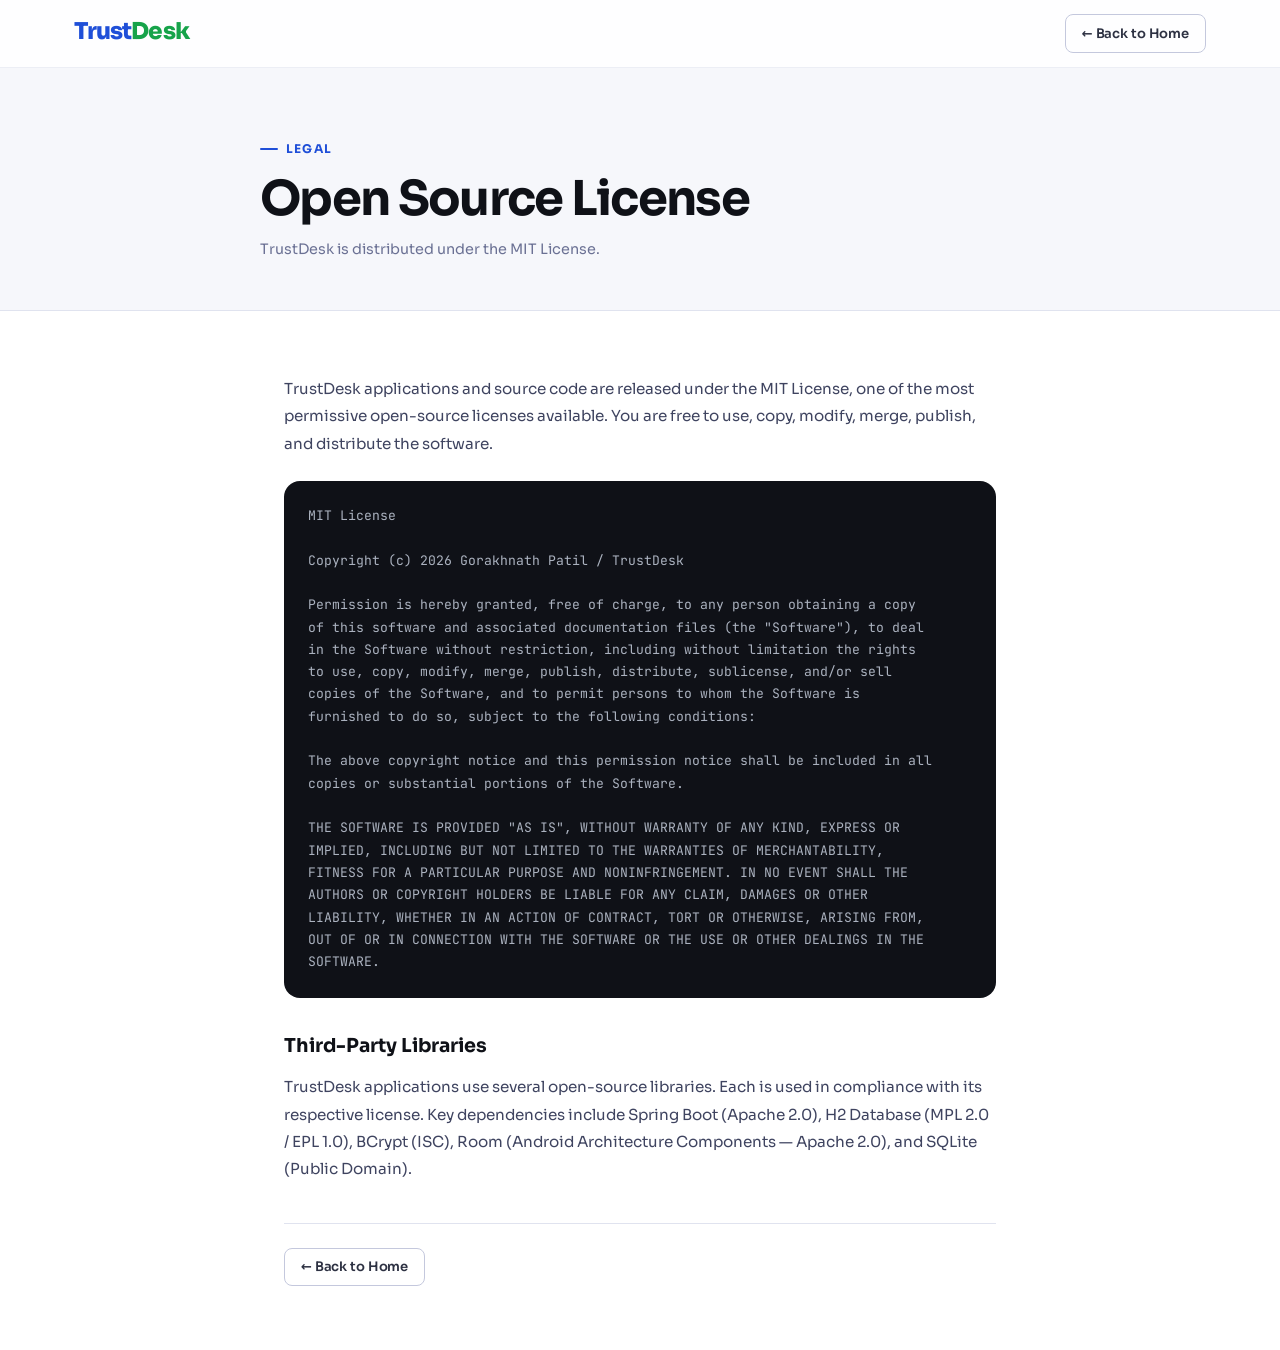
<file: pages/license.html>
<!DOCTYPE html>
<html lang="en">
<head>
  <meta charset="UTF-8" />
  <meta name="viewport" content="width=device-width, initial-scale=1.0" />
  <title>License — TrustDesk</title>
  <link rel="preconnect" href="https://fonts.googleapis.com" />
  <link rel="preconnect" href="https://fonts.gstatic.com" crossorigin />
  <link href="https://fonts.googleapis.com/css2?family=Sora:wght@300;400;500;600;700;800&family=JetBrains+Mono:wght@400;500&display=swap" rel="stylesheet" />
  <link rel="stylesheet" href="../css/design-system.css" />
  <link rel="stylesheet" href="../css/nav.css" />
  <style>
    .legal-hero { padding: calc(var(--nav-h) + var(--space-16)) var(--space-6) var(--space-12); background: var(--gray-50); border-bottom: 1px solid var(--border); }
    .legal-body { max-width: 760px; margin: 0 auto; padding: var(--space-16) var(--space-6); }
    .legal-body h2 { font-size: 1.2rem; font-weight: 700; margin: var(--space-8) 0 var(--space-3); color: var(--gray-900); }
    .legal-body p { font-size: 0.95rem; color: var(--gray-600); line-height: 1.8; margin-bottom: var(--space-4); }
    .license-text { font-family: var(--font-mono); font-size: 0.82rem; background: var(--gray-900); color: #abb2bf; padding: var(--space-6); border-radius: var(--r-lg); white-space: pre-wrap; line-height: 1.7; margin: var(--space-6) 0; }
  </style>
</head>
<body>
<nav id="nav" role="navigation">
  <div class="nav-inner">
    <a href="../index.html" class="nav-logo"><span class="logo-text"><span class="logo-trust">Trust</span><span class="logo-desk">Desk</span></span></a>
    <a href="../index.html" class="btn btn-outline btn-sm">← Back to Home</a>
  </div>
</nav>
<div class="legal-hero">
  <div style="max-width:760px;margin:0 auto;">
    <div class="section-eyebrow" style="margin-bottom:var(--space-3);">Legal</div>
    <h1 class="t-h1" style="margin-bottom:var(--space-3);">Open Source License</h1>
    <p style="color:var(--text-secondary);font-size:0.9rem;">TrustDesk is distributed under the MIT License.</p>
  </div>
</div>
<div class="legal-body">
  <p>TrustDesk applications and source code are released under the MIT License, one of the most permissive open-source licenses available. You are free to use, copy, modify, merge, publish, and distribute the software.</p>
  <div class="license-text">MIT License

Copyright (c) 2026 Gorakhnath Patil / TrustDesk

Permission is hereby granted, free of charge, to any person obtaining a copy
of this software and associated documentation files (the "Software"), to deal
in the Software without restriction, including without limitation the rights
to use, copy, modify, merge, publish, distribute, sublicense, and/or sell
copies of the Software, and to permit persons to whom the Software is
furnished to do so, subject to the following conditions:

The above copyright notice and this permission notice shall be included in all
copies or substantial portions of the Software.

THE SOFTWARE IS PROVIDED "AS IS", WITHOUT WARRANTY OF ANY KIND, EXPRESS OR
IMPLIED, INCLUDING BUT NOT LIMITED TO THE WARRANTIES OF MERCHANTABILITY,
FITNESS FOR A PARTICULAR PURPOSE AND NONINFRINGEMENT. IN NO EVENT SHALL THE
AUTHORS OR COPYRIGHT HOLDERS BE LIABLE FOR ANY CLAIM, DAMAGES OR OTHER
LIABILITY, WHETHER IN AN ACTION OF CONTRACT, TORT OR OTHERWISE, ARISING FROM,
OUT OF OR IN CONNECTION WITH THE SOFTWARE OR THE USE OR OTHER DEALINGS IN THE
SOFTWARE.</div>
  <h2>Third-Party Libraries</h2>
  <p>TrustDesk applications use several open-source libraries. Each is used in compliance with its respective license. Key dependencies include Spring Boot (Apache 2.0), H2 Database (MPL 2.0 / EPL 1.0), BCrypt (ISC), Room (Android Architecture Components — Apache 2.0), and SQLite (Public Domain).</p>
  <div style="margin-top:var(--space-10);padding-top:var(--space-6);border-top:1px solid var(--border);">
    <a href="../index.html" class="btn btn-outline btn-sm">← Back to Home</a>
  </div>
</div>
<script src="../js/main.js" defer></script>
</body>
</html>
</file>
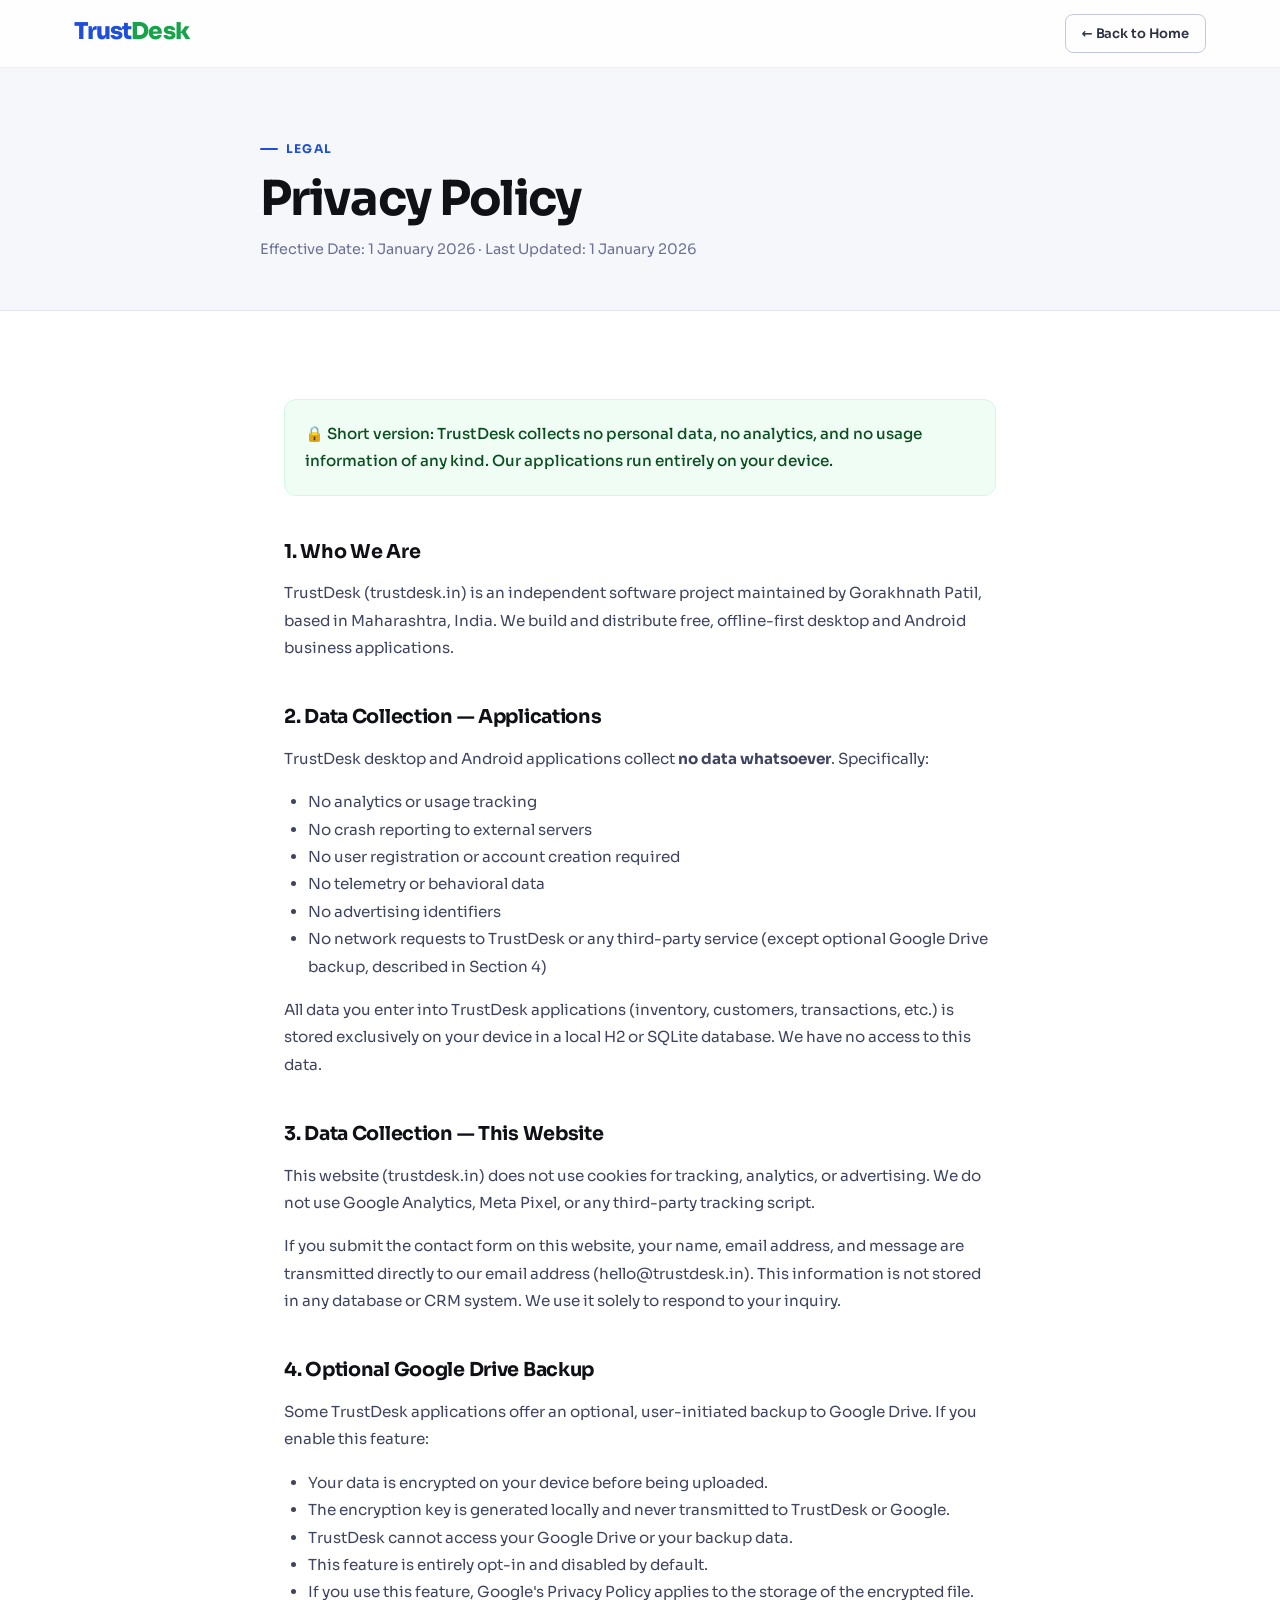
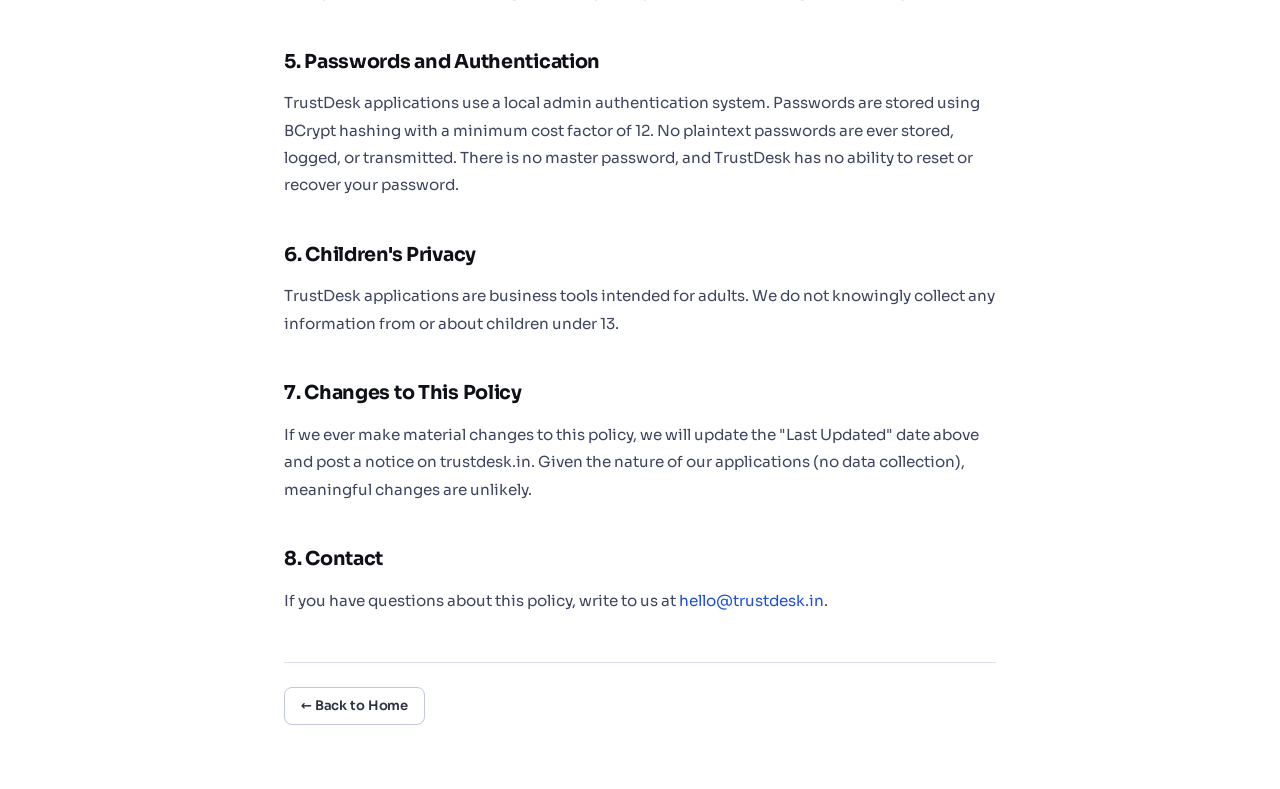
<file: pages/privacy.html>
<!DOCTYPE html>
<html lang="en">
<head>
  <meta charset="UTF-8" />
  <meta name="viewport" content="width=device-width, initial-scale=1.0" />
  <title>Privacy Policy — TrustDesk</title>
  <meta name="description" content="TrustDesk Privacy Policy. We collect no data. Period." />
  <link rel="preconnect" href="https://fonts.googleapis.com" />
  <link rel="preconnect" href="https://fonts.gstatic.com" crossorigin />
  <link href="https://fonts.googleapis.com/css2?family=Sora:wght@300;400;500;600;700;800&family=JetBrains+Mono:wght@400;500&display=swap" rel="stylesheet" />
  <link rel="stylesheet" href="../css/design-system.css" />
  <link rel="stylesheet" href="../css/nav.css" />
  <style>
    .legal-hero {
      padding: calc(var(--nav-h) + var(--space-16)) var(--space-6) var(--space-12);
      background: var(--gray-50);
      border-bottom: 1px solid var(--border);
    }
    .legal-hero-inner { max-width: 760px; margin: 0 auto; }
    .legal-body { max-width: 760px; margin: 0 auto; padding: var(--space-16) var(--space-6); }
    .legal-body h2 { font-size: 1.2rem; font-weight: 700; margin: var(--space-10) 0 var(--space-3); letter-spacing: -0.015em; color: var(--gray-900); }
    .legal-body h2:first-child { margin-top: 0; }
    .legal-body p { font-size: 0.95rem; color: var(--gray-600); line-height: 1.8; margin-bottom: var(--space-4); }
    .legal-body ul { margin: var(--space-3) 0 var(--space-4) var(--space-6); }
    .legal-body ul li { font-size: 0.95rem; color: var(--gray-600); line-height: 1.8; list-style: disc; }
    .legal-callout { background: var(--green-50); border: 1.5px solid var(--green-100); border-radius: var(--r-md); padding: var(--space-5); margin: var(--space-6) 0; }
    .legal-callout p { color: var(--green-900); font-weight: 500; margin: 0; }
  </style>
</head>
<body>

<nav id="nav" role="navigation">
  <div class="nav-inner">
    <a href="../index.html" class="nav-logo">
      <span class="logo-text"><span class="logo-trust">Trust</span><span class="logo-desk">Desk</span></span>
    </a>
    <a href="../index.html" class="btn btn-outline btn-sm">← Back to Home</a>
  </div>
  <div class="nav-progress"></div>
</nav>

<div class="legal-hero">
  <div class="legal-hero-inner">
    <div class="section-eyebrow" style="margin-bottom:var(--space-3);">Legal</div>
    <h1 class="t-h1" style="margin-bottom:var(--space-3);">Privacy Policy</h1>
    <p style="color:var(--text-secondary);font-size:0.9rem;">Effective Date: 1 January 2026 · Last Updated: 1 January 2026</p>
  </div>
</div>

<div class="legal-body">
  <div class="legal-callout">
    <p>🔒 Short version: TrustDesk collects no personal data, no analytics, and no usage information of any kind. Our applications run entirely on your device.</p>
  </div>

  <h2>1. Who We Are</h2>
  <p>TrustDesk (trustdesk.in) is an independent software project maintained by Gorakhnath Patil, based in Maharashtra, India. We build and distribute free, offline-first desktop and Android business applications.</p>

  <h2>2. Data Collection — Applications</h2>
  <p>TrustDesk desktop and Android applications collect <strong>no data whatsoever</strong>. Specifically:</p>
  <ul>
    <li>No analytics or usage tracking</li>
    <li>No crash reporting to external servers</li>
    <li>No user registration or account creation required</li>
    <li>No telemetry or behavioral data</li>
    <li>No advertising identifiers</li>
    <li>No network requests to TrustDesk or any third-party service (except optional Google Drive backup, described in Section 4)</li>
  </ul>
  <p>All data you enter into TrustDesk applications (inventory, customers, transactions, etc.) is stored exclusively on your device in a local H2 or SQLite database. We have no access to this data.</p>

  <h2>3. Data Collection — This Website</h2>
  <p>This website (trustdesk.in) does not use cookies for tracking, analytics, or advertising. We do not use Google Analytics, Meta Pixel, or any third-party tracking script.</p>
  <p>If you submit the contact form on this website, your name, email address, and message are transmitted directly to our email address (hello@trustdesk.in). This information is not stored in any database or CRM system. We use it solely to respond to your inquiry.</p>

  <h2>4. Optional Google Drive Backup</h2>
  <p>Some TrustDesk applications offer an optional, user-initiated backup to Google Drive. If you enable this feature:</p>
  <ul>
    <li>Your data is encrypted on your device before being uploaded.</li>
    <li>The encryption key is generated locally and never transmitted to TrustDesk or Google.</li>
    <li>TrustDesk cannot access your Google Drive or your backup data.</li>
    <li>This feature is entirely opt-in and disabled by default.</li>
    <li>If you use this feature, Google's Privacy Policy applies to the storage of the encrypted file.</li>
  </ul>

  <h2>5. Passwords and Authentication</h2>
  <p>TrustDesk applications use a local admin authentication system. Passwords are stored using BCrypt hashing with a minimum cost factor of 12. No plaintext passwords are ever stored, logged, or transmitted. There is no master password, and TrustDesk has no ability to reset or recover your password.</p>

  <h2>6. Children's Privacy</h2>
  <p>TrustDesk applications are business tools intended for adults. We do not knowingly collect any information from or about children under 13.</p>

  <h2>7. Changes to This Policy</h2>
  <p>If we ever make material changes to this policy, we will update the "Last Updated" date above and post a notice on trustdesk.in. Given the nature of our applications (no data collection), meaningful changes are unlikely.</p>

  <h2>8. Contact</h2>
  <p>If you have questions about this policy, write to us at <a href="mailto:hello@trustdesk.in" style="color:var(--blue-700);">hello@trustdesk.in</a>.</p>

  <div style="margin-top:var(--space-12);padding-top:var(--space-6);border-top:1px solid var(--border);">
    <a href="../index.html" class="btn btn-outline btn-sm">← Back to Home</a>
  </div>
</div>

<script src="../js/main.js" defer></script>
</body>
</html>
</file>
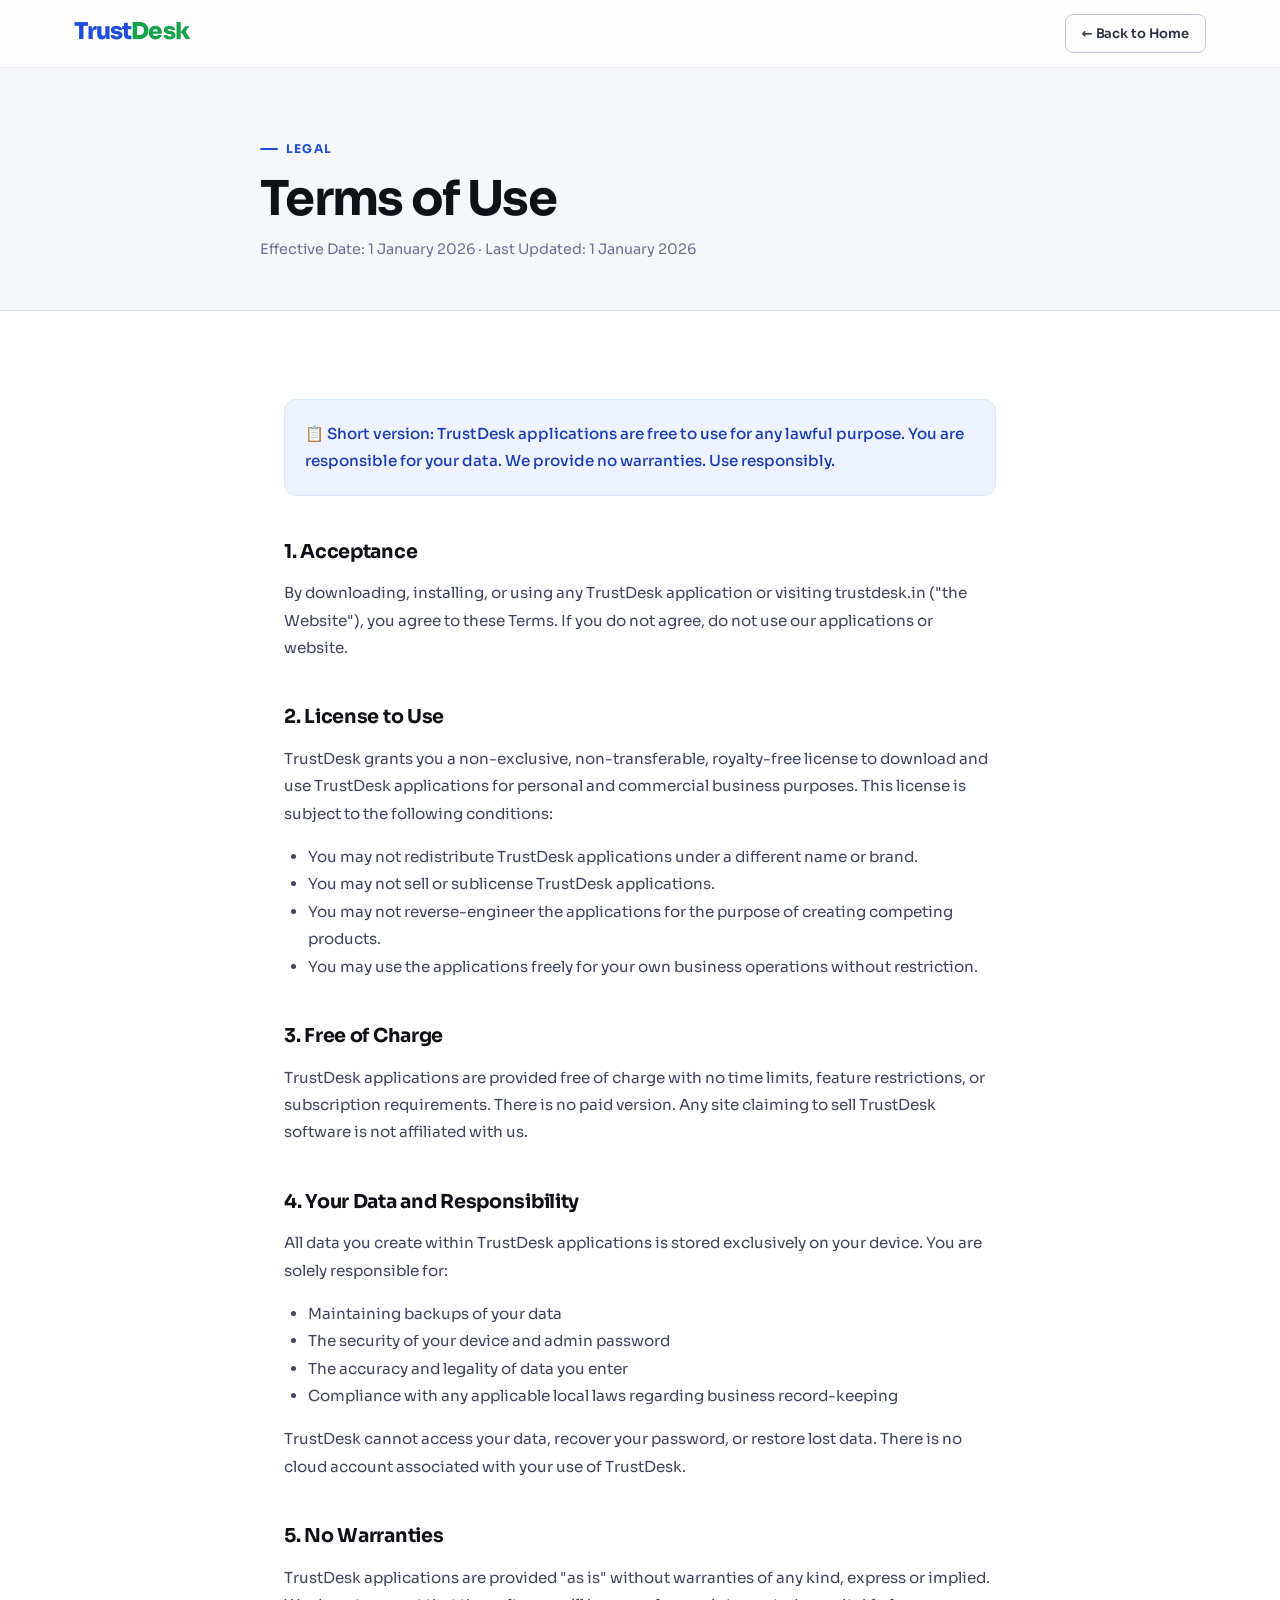
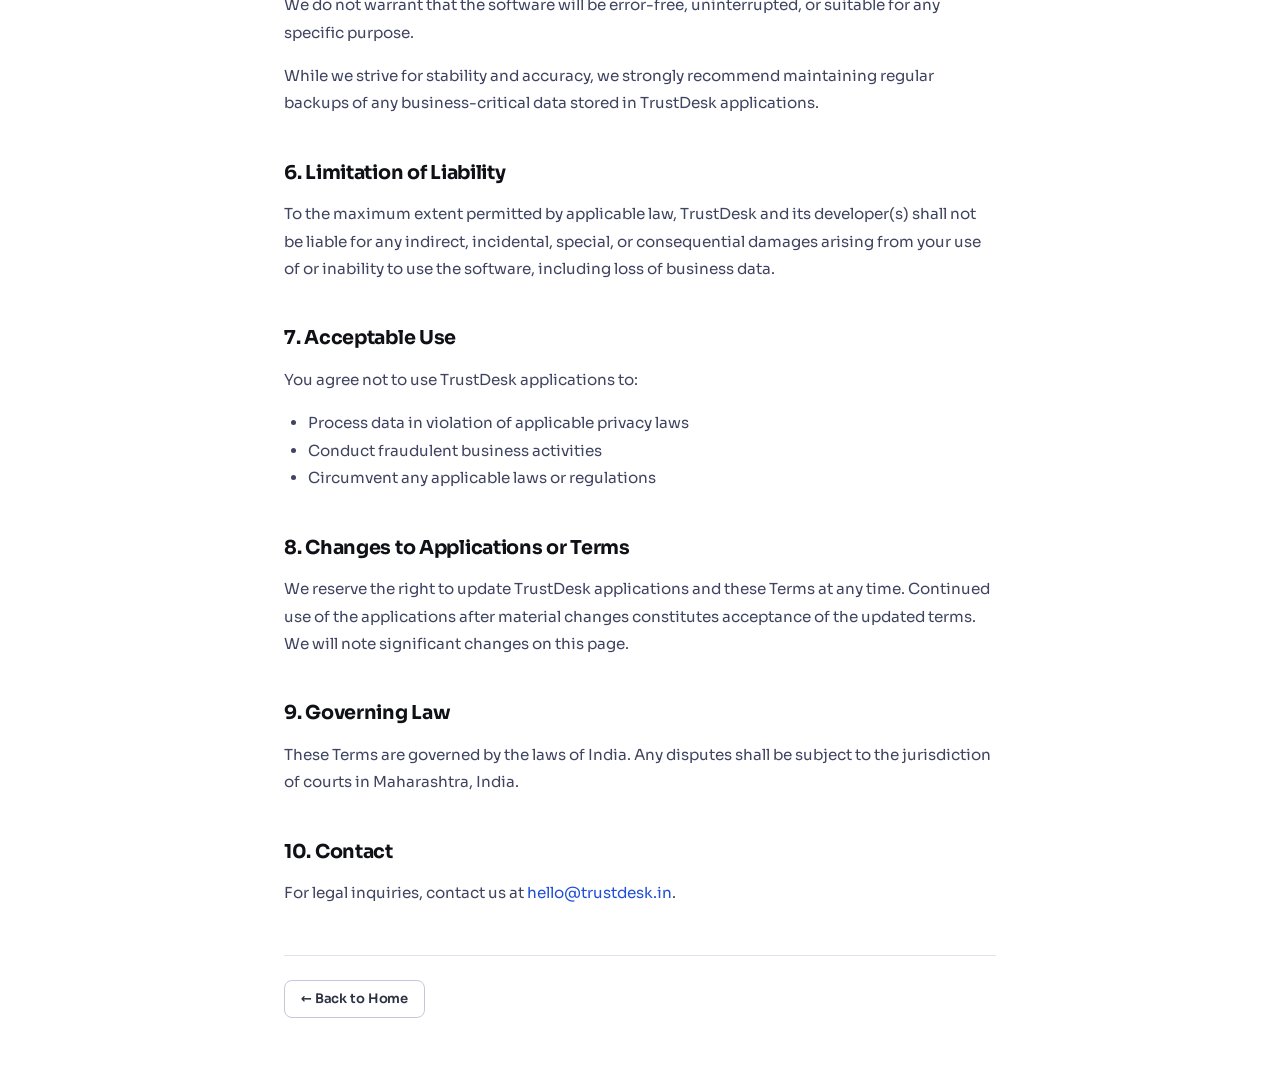
<file: pages/terms.html>
<!DOCTYPE html>
<html lang="en">
<head>
  <meta charset="UTF-8" />
  <meta name="viewport" content="width=device-width, initial-scale=1.0" />
  <title>Terms of Use — TrustDesk</title>
  <meta name="description" content="TrustDesk Terms of Use. Free software, your responsibility." />
  <link rel="preconnect" href="https://fonts.googleapis.com" />
  <link rel="preconnect" href="https://fonts.gstatic.com" crossorigin />
  <link href="https://fonts.googleapis.com/css2?family=Sora:wght@300;400;500;600;700;800&family=JetBrains+Mono:wght@400;500&display=swap" rel="stylesheet" />
  <link rel="stylesheet" href="../css/design-system.css" />
  <link rel="stylesheet" href="../css/nav.css" />
  <style>
    .legal-hero {
      padding: calc(var(--nav-h) + var(--space-16)) var(--space-6) var(--space-12);
      background: var(--gray-50);
      border-bottom: 1px solid var(--border);
    }
    .legal-hero-inner { max-width: 760px; margin: 0 auto; }
    .legal-body { max-width: 760px; margin: 0 auto; padding: var(--space-16) var(--space-6); }
    .legal-body h2 { font-size: 1.2rem; font-weight: 700; margin: var(--space-10) 0 var(--space-3); letter-spacing: -0.015em; color: var(--gray-900); }
    .legal-body h2:first-child { margin-top: 0; }
    .legal-body p { font-size: 0.95rem; color: var(--gray-600); line-height: 1.8; margin-bottom: var(--space-4); }
    .legal-body ul { margin: var(--space-3) 0 var(--space-4) var(--space-6); }
    .legal-body ul li { font-size: 0.95rem; color: var(--gray-600); line-height: 1.8; list-style: disc; }
    .legal-callout { background: var(--blue-50); border: 1.5px solid var(--blue-100); border-radius: var(--r-md); padding: var(--space-5); margin: var(--space-6) 0; }
    .legal-callout p { color: var(--blue-800); font-weight: 500; margin: 0; }
  </style>
</head>
<body>

<nav id="nav" role="navigation">
  <div class="nav-inner">
    <a href="../index.html" class="nav-logo">
      <span class="logo-text"><span class="logo-trust">Trust</span><span class="logo-desk">Desk</span></span>
    </a>
    <a href="../index.html" class="btn btn-outline btn-sm">← Back to Home</a>
  </div>
  <div class="nav-progress"></div>
</nav>

<div class="legal-hero">
  <div class="legal-hero-inner">
    <div class="section-eyebrow" style="margin-bottom:var(--space-3);">Legal</div>
    <h1 class="t-h1" style="margin-bottom:var(--space-3);">Terms of Use</h1>
    <p style="color:var(--text-secondary);font-size:0.9rem;">Effective Date: 1 January 2026 · Last Updated: 1 January 2026</p>
  </div>
</div>

<div class="legal-body">
  <div class="legal-callout">
    <p>📋 Short version: TrustDesk applications are free to use for any lawful purpose. You are responsible for your data. We provide no warranties. Use responsibly.</p>
  </div>

  <h2>1. Acceptance</h2>
  <p>By downloading, installing, or using any TrustDesk application or visiting trustdesk.in ("the Website"), you agree to these Terms. If you do not agree, do not use our applications or website.</p>

  <h2>2. License to Use</h2>
  <p>TrustDesk grants you a non-exclusive, non-transferable, royalty-free license to download and use TrustDesk applications for personal and commercial business purposes. This license is subject to the following conditions:</p>
  <ul>
    <li>You may not redistribute TrustDesk applications under a different name or brand.</li>
    <li>You may not sell or sublicense TrustDesk applications.</li>
    <li>You may not reverse-engineer the applications for the purpose of creating competing products.</li>
    <li>You may use the applications freely for your own business operations without restriction.</li>
  </ul>

  <h2>3. Free of Charge</h2>
  <p>TrustDesk applications are provided free of charge with no time limits, feature restrictions, or subscription requirements. There is no paid version. Any site claiming to sell TrustDesk software is not affiliated with us.</p>

  <h2>4. Your Data and Responsibility</h2>
  <p>All data you create within TrustDesk applications is stored exclusively on your device. You are solely responsible for:</p>
  <ul>
    <li>Maintaining backups of your data</li>
    <li>The security of your device and admin password</li>
    <li>The accuracy and legality of data you enter</li>
    <li>Compliance with any applicable local laws regarding business record-keeping</li>
  </ul>
  <p>TrustDesk cannot access your data, recover your password, or restore lost data. There is no cloud account associated with your use of TrustDesk.</p>

  <h2>5. No Warranties</h2>
  <p>TrustDesk applications are provided "as is" without warranties of any kind, express or implied. We do not warrant that the software will be error-free, uninterrupted, or suitable for any specific purpose.</p>
  <p>While we strive for stability and accuracy, we strongly recommend maintaining regular backups of any business-critical data stored in TrustDesk applications.</p>

  <h2>6. Limitation of Liability</h2>
  <p>To the maximum extent permitted by applicable law, TrustDesk and its developer(s) shall not be liable for any indirect, incidental, special, or consequential damages arising from your use of or inability to use the software, including loss of business data.</p>

  <h2>7. Acceptable Use</h2>
  <p>You agree not to use TrustDesk applications to:</p>
  <ul>
    <li>Process data in violation of applicable privacy laws</li>
    <li>Conduct fraudulent business activities</li>
    <li>Circumvent any applicable laws or regulations</li>
  </ul>

  <h2>8. Changes to Applications or Terms</h2>
  <p>We reserve the right to update TrustDesk applications and these Terms at any time. Continued use of the applications after material changes constitutes acceptance of the updated terms. We will note significant changes on this page.</p>

  <h2>9. Governing Law</h2>
  <p>These Terms are governed by the laws of India. Any disputes shall be subject to the jurisdiction of courts in Maharashtra, India.</p>

  <h2>10. Contact</h2>
  <p>For legal inquiries, contact us at <a href="mailto:hello@trustdesk.in" style="color:var(--blue-700);">hello@trustdesk.in</a>.</p>

  <div style="margin-top:var(--space-12);padding-top:var(--space-6);border-top:1px solid var(--border);">
    <a href="../index.html" class="btn btn-outline btn-sm">← Back to Home</a>
  </div>
</div>

<script src="../js/main.js" defer></script>
</body>
</html>
</file>
<file: css/design-system.css>
/* ============================================================
   TrustDesk Design System
   trustdesk.in
   ============================================================ */

@import url('https://fonts.googleapis.com/css2?family=Sora:wght@300;400;500;600;700;800&family=JetBrains+Mono:wght@400;500&display=swap');

/* ── TOKENS ──────────────────────────────────────────────── */
:root {
  /* Brand */
  --blue-900: #0d2a7a;
  --blue-800: #1a3db5;
  --blue-700: #1f4fd8;
  --blue-600: #2f60f0;
  --blue-500: #4a78f5;
  --blue-100: #dce8ff;
  --blue-50:  #eef3ff;

  --green-900: #0a4d21;
  --green-700: #16a34a;
  --green-600: #22c55e;
  --green-100: #d1fae5;
  --green-50:  #f0fdf4;

  /* Neutrals */
  --gray-950: #08090c;
  --gray-900: #0f1117;
  --gray-800: #1a1d27;
  --gray-700: #2d3142;
  --gray-600: #3f4460;
  --gray-500: #6b7194;
  --gray-400: #9599b3;
  --gray-300: #c4c8dd;
  --gray-200: #e0e3ef;
  --gray-100: #eef0f8;
  --gray-50:  #f6f7fb;
  --white:    #ffffff;

  /* Semantic */
  --text-primary:   var(--gray-900);
  --text-secondary: var(--gray-500);
  --text-muted:     var(--gray-400);
  --bg-page:        var(--white);
  --bg-subtle:      var(--gray-50);
  --bg-card:        var(--white);
  --border:         var(--gray-200);
  --border-strong:  var(--gray-300);

  /* Shadows */
  --shadow-xs: 0 1px 2px rgba(15,17,23,0.04);
  --shadow-sm: 0 2px 6px rgba(15,17,23,0.06), 0 1px 2px rgba(15,17,23,0.04);
  --shadow-md: 0 4px 16px rgba(15,17,23,0.08), 0 2px 6px rgba(15,17,23,0.04);
  --shadow-lg: 0 12px 36px rgba(15,17,23,0.1), 0 4px 12px rgba(15,17,23,0.05);
  --shadow-xl: 0 24px 60px rgba(15,17,23,0.12), 0 8px 20px rgba(15,17,23,0.06);
  --shadow-blue: 0 8px 30px rgba(31,79,216,0.18);

  /* Radii */
  --r-xs: 4px;
  --r-sm: 8px;
  --r-md: 12px;
  --r-lg: 16px;
  --r-xl: 24px;
  --r-full: 9999px;

  /* Typography */
  --font-sans: 'Sora', system-ui, sans-serif;
  --font-mono: 'JetBrains Mono', 'Fira Code', monospace;

  /* Spacing */
  --space-1: 4px; --space-2: 8px; --space-3: 12px; --space-4: 16px;
  --space-5: 20px; --space-6: 24px; --space-8: 32px; --space-10: 40px;
  --space-12: 48px; --space-16: 64px; --space-20: 80px; --space-24: 96px;

  /* Transitions */
  --t-fast:   150ms ease;
  --t-base:   250ms ease;
  --t-slow:   400ms cubic-bezier(0.16, 1, 0.3, 1);
  --t-spring: 500ms cubic-bezier(0.34, 1.56, 0.64, 1);

  /* Layout */
  --max-w: 1180px;
  --nav-h: 68px;
}

/* ── RESET ───────────────────────────────────────────────── */
*, *::before, *::after { box-sizing: border-box; margin: 0; padding: 0; }
html { scroll-behavior: smooth; font-size: 16px; }
body {
  font-family: var(--font-sans);
  color: var(--text-primary);
  background: var(--bg-page);
  line-height: 1.65;
  -webkit-font-smoothing: antialiased;
  -moz-osx-font-smoothing: grayscale;
  overflow-x: hidden;
}
img, svg { display: block; max-width: 100%; }
a { color: inherit; text-decoration: none; }
button { font-family: inherit; cursor: pointer; border: none; background: none; }
ul, ol { list-style: none; }
input, textarea { font-family: inherit; }

/* ── TYPOGRAPHY SCALE ────────────────────────────────────── */
.t-display {
  font-size: clamp(2.4rem, 5.5vw, 4rem);
  font-weight: 800;
  letter-spacing: -0.04em;
  line-height: 1.1;
}
.t-h1 {
  font-size: clamp(1.9rem, 4vw, 3rem);
  font-weight: 700;
  letter-spacing: -0.035em;
  line-height: 1.15;
}
.t-h2 {
  font-size: clamp(1.4rem, 2.5vw, 2rem);
  font-weight: 700;
  letter-spacing: -0.025em;
  line-height: 1.25;
}
.t-h3 {
  font-size: 1.2rem;
  font-weight: 600;
  letter-spacing: -0.015em;
  line-height: 1.35;
}
.t-body  { font-size: 1rem;   line-height: 1.7; }
.t-small { font-size: 0.875rem; line-height: 1.6; }
.t-xs    { font-size: 0.75rem;  line-height: 1.5; }
.t-mono  { font-family: var(--font-mono); }

/* ── LAYOUT HELPERS ──────────────────────────────────────── */
.container { max-width: var(--max-w); margin: 0 auto; padding: 0 var(--space-6); }
.section   { padding: var(--space-24) var(--space-6); }
.section-sm { padding: var(--space-16) var(--space-6); }

/* ── BUTTONS ─────────────────────────────────────────────── */
.btn {
  display: inline-flex;
  align-items: center;
  gap: var(--space-2);
  padding: 0.65rem 1.4rem;
  border-radius: var(--r-sm);
  font-size: 0.9rem;
  font-weight: 600;
  letter-spacing: -0.01em;
  transition: all var(--t-base);
  white-space: nowrap;
  position: relative;
  overflow: hidden;
}
.btn::after {
  content: '';
  position: absolute;
  inset: 0;
  background: rgba(255,255,255,0.12);
  opacity: 0;
  transition: opacity var(--t-fast);
}
.btn:hover::after { opacity: 1; }

.btn-primary {
  background: var(--blue-700);
  color: var(--white);
  box-shadow: 0 2px 8px rgba(31,79,216,0.25);
}
.btn-primary:hover {
  background: var(--blue-800);
  transform: translateY(-1px);
  box-shadow: 0 6px 20px rgba(31,79,216,0.3);
}
.btn-primary:active { transform: translateY(0); }

.btn-outline {
  background: transparent;
  color: var(--gray-700);
  border: 1.5px solid var(--border-strong);
}
.btn-outline:hover {
  border-color: var(--blue-700);
  color: var(--blue-700);
  transform: translateY(-1px);
}

.btn-green {
  background: var(--green-700);
  color: var(--white);
  box-shadow: 0 2px 8px rgba(22,163,74,0.2);
}
.btn-green:hover {
  background: var(--green-900);
  transform: translateY(-1px);
}

.btn-ghost {
  background: var(--blue-50);
  color: var(--blue-700);
  border: 1.5px solid var(--blue-100);
}
.btn-ghost:hover { background: var(--blue-100); }

.btn-sm { padding: 0.45rem 1rem; font-size: 0.82rem; }
.btn-lg { padding: 0.85rem 1.8rem; font-size: 1rem; }

/* ── BADGES ──────────────────────────────────────────────── */
.badge {
  display: inline-flex;
  align-items: center;
  gap: 5px;
  padding: 3px 10px;
  border-radius: var(--r-full);
  font-size: 0.72rem;
  font-weight: 600;
  letter-spacing: 0.04em;
  text-transform: uppercase;
}
.badge-blue   { background: var(--blue-50);  color: var(--blue-700); border: 1px solid var(--blue-100); }
.badge-green  { background: var(--green-50); color: var(--green-700); border: 1px solid var(--green-100); }
.badge-gray   { background: var(--gray-100); color: var(--gray-600); border: 1px solid var(--gray-200); }

/* ── CARDS ───────────────────────────────────────────────── */
.card {
  background: var(--bg-card);
  border: 1px solid var(--border);
  border-radius: var(--r-lg);
  box-shadow: var(--shadow-sm);
  transition: box-shadow var(--t-base), transform var(--t-base), border-color var(--t-base);
}
.card:hover {
  box-shadow: var(--shadow-lg);
  transform: translateY(-3px);
  border-color: var(--gray-300);
}

/* ── DIVIDERS ────────────────────────────────────────────── */
.divider {
  border: none;
  border-top: 1px solid var(--border);
  margin: var(--space-8) 0;
}

/* ── SECTION HEADER ──────────────────────────────────────── */
.section-header { margin-bottom: var(--space-12); }
.section-eyebrow {
  display: inline-flex;
  align-items: center;
  gap: var(--space-2);
  font-size: 0.75rem;
  font-weight: 700;
  letter-spacing: 0.1em;
  text-transform: uppercase;
  color: var(--blue-700);
  margin-bottom: var(--space-3);
}
.section-eyebrow::before {
  content: '';
  display: block;
  width: 18px;
  height: 2px;
  background: var(--blue-700);
  border-radius: 2px;
}
.section-title { color: var(--text-primary); }
.section-desc {
  font-size: 1.05rem;
  color: var(--text-secondary);
  max-width: 560px;
  margin-top: var(--space-4);
}

/* ── UTILITY ─────────────────────────────────────────────── */
.text-blue  { color: var(--blue-700); }
.text-green { color: var(--green-700); }
.text-muted { color: var(--text-secondary); }
.fw-bold    { font-weight: 700; }
.fw-semi    { font-weight: 600; }
.text-center { text-align: center; }
.flex        { display: flex; }
.flex-center { display: flex; align-items: center; justify-content: center; }
.gap-2  { gap: var(--space-2); }
.gap-3  { gap: var(--space-3); }
.gap-4  { gap: var(--space-4); }
.mt-2   { margin-top: var(--space-2); }
.mt-4   { margin-top: var(--space-4); }
.mt-6   { margin-top: var(--space-6); }
.mt-8   { margin-top: var(--space-8); }

/* ── SCROLL ANIMATIONS ───────────────────────────────────── */
.reveal {
  opacity: 0;
  transform: translateY(28px);
  transition: opacity 0.65s cubic-bezier(0.16,1,0.3,1), transform 0.65s cubic-bezier(0.16,1,0.3,1);
}
.reveal.revealed {
  opacity: 1;
  transform: none;
}
.reveal-delay-1 { transition-delay: 0.08s; }
.reveal-delay-2 { transition-delay: 0.16s; }
.reveal-delay-3 { transition-delay: 0.24s; }
.reveal-delay-4 { transition-delay: 0.32s; }
.reveal-delay-5 { transition-delay: 0.40s; }
.reveal-delay-6 { transition-delay: 0.48s; }

/* ── LOGO ────────────────────────────────────────────────── */
.logo-text {
  font-size: 1.45rem;
  font-weight: 800;
  letter-spacing: -0.04em;
  line-height: 1;
}
.logo-trust { color: var(--blue-700); }
.logo-desk  { color: var(--green-700); }

/* ── RESPONSIVE GRID ─────────────────────────────────────── */
.grid-2 { display: grid; grid-template-columns: repeat(2, 1fr); gap: var(--space-6); }
.grid-3 { display: grid; grid-template-columns: repeat(3, 1fr); gap: var(--space-6); }
.grid-4 { display: grid; grid-template-columns: repeat(4, 1fr); gap: var(--space-5); }

@media (max-width: 1024px) {
  .grid-4 { grid-template-columns: repeat(2, 1fr); }
  .grid-3 { grid-template-columns: repeat(2, 1fr); }
}
@media (max-width: 768px) {
  .grid-4, .grid-3, .grid-2 { grid-template-columns: 1fr; }
  .section { padding: var(--space-16) var(--space-4); }
  .section-sm { padding: var(--space-12) var(--space-4); }
}
</file>
<file: css/nav.css>
/* ============================================================
   Navigation Styles
   ============================================================ */

#nav {
  position: fixed;
  top: 0; left: 0; right: 0;
  z-index: 1000;
  height: var(--nav-h);
  background: rgba(255,255,255,0.85);
  backdrop-filter: saturate(180%) blur(20px);
  -webkit-backdrop-filter: saturate(180%) blur(20px);
  border-bottom: 1px solid rgba(224,227,239,0.6);
  transition: background var(--t-base), box-shadow var(--t-base);
}
#nav.scrolled {
  background: rgba(255,255,255,0.96);
  box-shadow: 0 1px 0 var(--border), 0 4px 20px rgba(15,17,23,0.06);
}

.nav-inner {
  max-width: var(--max-w);
  margin: 0 auto;
  padding: 0 var(--space-6);
  height: 100%;
  display: flex;
  align-items: center;
  justify-content: space-between;
  gap: var(--space-8);
}

.nav-logo { transition: opacity var(--t-fast); }
.nav-logo:hover { opacity: 0.8; }

.nav-links {
  display: flex;
  align-items: center;
  gap: 0.2rem;
}
.nav-links a {
  padding: 0.4rem 0.85rem;
  border-radius: var(--r-sm);
  font-size: 0.875rem;
  font-weight: 500;
  color: var(--gray-600);
  transition: color var(--t-fast), background var(--t-fast);
  position: relative;
}
.nav-links a:hover {
  color: var(--blue-700);
  background: var(--blue-50);
}
.nav-links a.active { color: var(--blue-700); }

.nav-actions {
  display: flex;
  align-items: center;
  gap: var(--space-3);
  flex-shrink: 0;
}

/* Hamburger */
.nav-hamburger {
  display: none;
  flex-direction: column;
  gap: 5px;
  padding: var(--space-2);
  border-radius: var(--r-sm);
  transition: background var(--t-fast);
}
.nav-hamburger:hover { background: var(--gray-100); }
.nav-hamburger span {
  display: block;
  width: 22px; height: 2px;
  background: var(--gray-700);
  border-radius: 2px;
  transition: all var(--t-base);
  transform-origin: center;
}
.nav-hamburger.open span:nth-child(1) { transform: translateY(7px) rotate(45deg); }
.nav-hamburger.open span:nth-child(2) { opacity: 0; transform: scaleX(0); }
.nav-hamburger.open span:nth-child(3) { transform: translateY(-7px) rotate(-45deg); }

/* Mobile Menu */
.nav-mobile {
  display: none;
  position: fixed;
  top: var(--nav-h); left: 0; right: 0;
  background: var(--white);
  border-bottom: 1px solid var(--border);
  padding: var(--space-4) var(--space-6) var(--space-6);
  box-shadow: var(--shadow-lg);
  transform: translateY(-8px);
  opacity: 0;
  pointer-events: none;
  transition: transform var(--t-slow), opacity var(--t-base);
  z-index: 999;
}
.nav-mobile.open {
  transform: none;
  opacity: 1;
  pointer-events: all;
}
.nav-mobile a {
  display: block;
  padding: 0.7rem 0;
  font-size: 1rem;
  font-weight: 500;
  color: var(--gray-700);
  border-bottom: 1px solid var(--gray-100);
  transition: color var(--t-fast);
}
.nav-mobile a:last-of-type { border-bottom: none; }
.nav-mobile a:hover { color: var(--blue-700); }
.nav-mobile .btn { margin-top: var(--space-4); width: 100%; justify-content: center; }

/* Nav progress indicator */
.nav-progress {
  position: absolute;
  bottom: 0; left: 0;
  height: 2px;
  background: linear-gradient(90deg, var(--blue-700), var(--green-700));
  width: 0%;
  transition: width 0.1s linear;
}

@media (max-width: 768px) {
  .nav-hamburger { display: flex; }
  .nav-links { display: none; }
  .nav-actions .btn-outline { display: none; }
  .nav-mobile { display: block; }
}
</file>
<file: css/hero.css>
/* ============================================================
   Hero Section
   ============================================================ */

.hero {
  padding-top: calc(var(--nav-h) + var(--space-20));
  padding-bottom: var(--space-24);
  position: relative;
  overflow: hidden;
  background: var(--white);
}

/* Geometric background grid */
.hero::before {
  content: '';
  position: absolute;
  inset: 0;
  background-image:
    linear-gradient(var(--gray-100) 1px, transparent 1px),
    linear-gradient(90deg, var(--gray-100) 1px, transparent 1px);
  background-size: 48px 48px;
  mask-image: radial-gradient(ellipse 80% 60% at 50% 0%, black 40%, transparent 100%);
  -webkit-mask-image: radial-gradient(ellipse 80% 60% at 50% 0%, black 40%, transparent 100%);
  pointer-events: none;
}

/* Ambient glow blobs */
.hero-blob {
  position: absolute;
  border-radius: 50%;
  filter: blur(80px);
  pointer-events: none;
  animation: blobFloat 10s ease-in-out infinite;
}
.hero-blob-1 {
  width: 500px; height: 500px;
  background: radial-gradient(circle, rgba(31,79,216,0.09) 0%, transparent 70%);
  top: -100px; left: -100px;
  animation-delay: 0s;
}
.hero-blob-2 {
  width: 400px; height: 400px;
  background: radial-gradient(circle, rgba(22,163,74,0.08) 0%, transparent 70%);
  top: 0; right: -80px;
  animation-delay: -4s;
}
.hero-blob-3 {
  width: 300px; height: 300px;
  background: radial-gradient(circle, rgba(31,79,216,0.06) 0%, transparent 70%);
  bottom: 0; left: 40%;
  animation-delay: -7s;
}

@keyframes blobFloat {
  0%, 100% { transform: translate(0, 0) scale(1); }
  33%  { transform: translate(20px, -20px) scale(1.05); }
  66%  { transform: translate(-15px, 15px) scale(0.97); }
}

.hero-inner {
  max-width: var(--max-w);
  margin: 0 auto;
  padding: 0 var(--space-6);
  position: relative;
}

/* Eyebrow pill */
.hero-eyebrow {
  display: inline-flex;
  align-items: center;
  gap: var(--space-2);
  padding: 5px 14px;
  background: var(--blue-50);
  border: 1px solid var(--blue-100);
  border-radius: var(--r-full);
  font-size: 0.78rem;
  font-weight: 700;
  color: var(--blue-700);
  letter-spacing: 0.06em;
  text-transform: uppercase;
  margin-bottom: var(--space-6);
  animation: heroFadeUp 0.8s var(--t-slow) both;
}
.hero-eyebrow .dot {
  width: 6px; height: 6px;
  border-radius: 50%;
  background: var(--green-700);
  animation: pulse 2.5s ease-in-out infinite;
}
@keyframes pulse {
  0%,100% { opacity: 1; transform: scale(1); }
  50%      { opacity: 0.4; transform: scale(1.4); }
}

.hero-title {
  font-size: clamp(2.6rem, 6vw, 4.2rem);
  font-weight: 800;
  letter-spacing: -0.045em;
  line-height: 1.08;
  color: var(--gray-900);
  max-width: 700px;
  margin-bottom: var(--space-6);
  animation: heroFadeUp 0.8s var(--t-slow) 0.1s both;
}
.hero-title .accent-blue  { color: var(--blue-700); }
.hero-title .accent-green { color: var(--green-700); }

.hero-tagline-large {
  font-size: clamp(1.5rem, 3vw, 2.2rem);
  font-weight: 700;
  letter-spacing: -0.03em;
  color: var(--gray-500);
  margin-bottom: var(--space-5);
  animation: heroFadeUp 0.8s var(--t-slow) 0.2s both;
}

.hero-desc {
  font-size: 1.1rem;
  color: var(--text-secondary);
  max-width: 600px;
  line-height: 1.75;
  margin-bottom: var(--space-10);
  animation: heroFadeUp 0.8s var(--t-slow) 0.3s both;
}

.hero-actions {
  display: flex;
  align-items: center;
  gap: var(--space-4);
  flex-wrap: wrap;
  margin-bottom: var(--space-16);
  animation: heroFadeUp 0.8s var(--t-slow) 0.4s both;
}

/* Hero trust bar */
.hero-trust {
  display: flex;
  flex-wrap: wrap;
  gap: var(--space-3) var(--space-6);
  padding-top: var(--space-8);
  border-top: 1px solid var(--border);
  animation: heroFadeUp 0.8s var(--t-slow) 0.5s both;
}
.trust-pill {
  display: flex;
  align-items: center;
  gap: 7px;
  font-size: 0.83rem;
  font-weight: 500;
  color: var(--gray-500);
}
.trust-pill .check {
  width: 18px; height: 18px;
  border-radius: 50%;
  background: var(--green-50);
  border: 1.5px solid var(--green-100);
  display: flex;
  align-items: center;
  justify-content: center;
  flex-shrink: 0;
}
.trust-pill .check svg { color: var(--green-700); }

/* Hero stats card */
.hero-stats {
  display: grid;
  grid-template-columns: repeat(3, 1fr);
  gap: 1px;
  background: var(--border);
  border: 1px solid var(--border);
  border-radius: var(--r-lg);
  overflow: hidden;
  margin-top: var(--space-12);
  animation: heroFadeUp 0.8s var(--t-slow) 0.6s both;
}
.stat-item {
  background: var(--white);
  padding: var(--space-6);
  text-align: center;
}
.stat-value {
  font-size: 2rem;
  font-weight: 800;
  letter-spacing: -0.04em;
  color: var(--gray-900);
  line-height: 1;
  margin-bottom: var(--space-1);
}
.stat-value span { color: var(--blue-700); }
.stat-label {
  font-size: 0.8rem;
  color: var(--text-muted);
  font-weight: 500;
}

@keyframes heroFadeUp {
  from { opacity: 0; transform: translateY(24px); }
  to   { opacity: 1; transform: none; }
}

/* Hero right visual (floating cards) */
.hero-visual {
  position: absolute;
  right: 0; top: 50%;
  transform: translateY(-50%);
  width: 420px;
  pointer-events: none;
  animation: heroFadeUp 1s var(--t-slow) 0.3s both;
}

.hero-layout {
  display: grid;
  grid-template-columns: 1fr 380px;
  gap: var(--space-16);
  align-items: center;
  max-width: var(--max-w);
  margin: 0 auto;
  padding: 0 var(--space-6);
}

/* Floating info card */
.floating-card {
  background: var(--white);
  border: 1px solid var(--border);
  border-radius: var(--r-lg);
  padding: var(--space-5);
  box-shadow: var(--shadow-lg);
  animation: float 6s ease-in-out infinite;
}
@keyframes float {
  0%,100% { transform: translateY(0); }
  50%      { transform: translateY(-10px); }
}
.floating-card-2 { animation-delay: -3s; margin-top: var(--space-4); margin-left: var(--space-6); }
.floating-card-3 { animation-delay: -1.5s; margin-top: var(--space-4); margin-right: var(--space-6); }

.fc-header {
  display: flex;
  align-items: center;
  gap: var(--space-3);
  margin-bottom: var(--space-3);
}
.fc-icon {
  width: 36px; height: 36px;
  border-radius: var(--r-sm);
  display: flex;
  align-items: center;
  justify-content: center;
  flex-shrink: 0;
}
.fc-icon-blue  { background: var(--blue-50);  color: var(--blue-700); }
.fc-icon-green { background: var(--green-50); color: var(--green-700); }
.fc-title { font-size: 0.875rem; font-weight: 600; }
.fc-sub   { font-size: 0.75rem; color: var(--text-muted); }
.fc-metric {
  font-size: 1.5rem;
  font-weight: 800;
  letter-spacing: -0.03em;
  color: var(--gray-900);
}
.fc-bar {
  height: 4px;
  border-radius: 2px;
  background: var(--gray-100);
  overflow: hidden;
  margin-top: var(--space-3);
}
.fc-bar-fill {
  height: 100%;
  border-radius: 2px;
  background: linear-gradient(90deg, var(--blue-700), var(--blue-500));
}

@media (max-width: 1024px) {
  .hero-layout { grid-template-columns: 1fr; }
  .hero-visual  { display: none; }
  .hero-stats   { grid-template-columns: repeat(3, 1fr); }
}
@media (max-width: 640px) {
  .hero-stats { grid-template-columns: 1fr; }
  .hero { padding-top: calc(var(--nav-h) + var(--space-12)); padding-bottom: var(--space-16); }
}
</file>
<file: css/sections.css>
/* ============================================================
   Sections: About, Security, Portfolio, Founder, Contact, Footer
   ============================================================ */

/* ── ABOUT TRUSTDESK ─────────────────────────────────────── */
.about-section { background: var(--gray-50); }

.philosophy-grid {
  display: grid;
  grid-template-columns: repeat(4, 1fr);
  gap: var(--space-4);
  margin-top: var(--space-10);
}
.philosophy-item {
  background: var(--white);
  border: 1px solid var(--border);
  border-radius: var(--r-lg);
  padding: var(--space-5);
  transition: all var(--t-base);
  position: relative;
  overflow: hidden;
}
.philosophy-item::before {
  content: '';
  position: absolute;
  top: 0; left: 0; right: 0;
  height: 3px;
  background: linear-gradient(90deg, var(--blue-700), var(--green-700));
  opacity: 0;
  transition: opacity var(--t-base);
}
.philosophy-item:hover { box-shadow: var(--shadow-md); transform: translateY(-2px); }
.philosophy-item:hover::before { opacity: 1; }

.phi-icon {
  width: 40px; height: 40px;
  border-radius: var(--r-sm);
  background: var(--blue-50);
  border: 1px solid var(--blue-100);
  display: flex;
  align-items: center;
  justify-content: center;
  margin-bottom: var(--space-4);
  color: var(--blue-700);
}
.phi-title  { font-size: 0.9rem; font-weight: 700; margin-bottom: 4px; }
.phi-desc   { font-size: 0.8rem; color: var(--text-secondary); line-height: 1.55; }

.about-layout {
  display: grid;
  grid-template-columns: 1fr 1fr;
  gap: var(--space-16);
  align-items: start;
  margin-top: var(--space-16);
}
.about-left .section-desc { max-width: 100%; }
.about-feature-list { margin-top: var(--space-8); display: flex; flex-direction: column; gap: var(--space-3); }
.about-feature {
  display: flex;
  align-items: flex-start;
  gap: var(--space-3);
  padding: var(--space-4);
  border: 1px solid var(--border);
  border-radius: var(--r-md);
  background: var(--white);
  transition: border-color var(--t-fast), box-shadow var(--t-fast);
}
.about-feature:hover { border-color: var(--blue-200, #c7d7ff); box-shadow: var(--shadow-sm); }
.af-icon {
  width: 32px; height: 32px;
  border-radius: var(--r-sm);
  display: flex; align-items: center; justify-content: center;
  flex-shrink: 0;
  font-size: 0.9rem;
}
.af-icon-blue  { background: var(--blue-50); color: var(--blue-700); }
.af-icon-green { background: var(--green-50); color: var(--green-700); }
.af-body .fw-semi { font-size: 0.9rem; margin-bottom: 2px; display: block; }
.af-body p { font-size: 0.82rem; color: var(--text-secondary); line-height: 1.5; }

.about-right-visual {
  position: sticky;
  top: calc(var(--nav-h) + var(--space-6));
}
.about-code-card {
  background: var(--gray-900);
  border-radius: var(--r-lg);
  overflow: hidden;
  box-shadow: var(--shadow-xl);
}
.code-titlebar {
  display: flex;
  align-items: center;
  gap: var(--space-2);
  padding: var(--space-4) var(--space-5);
  border-bottom: 1px solid rgba(255,255,255,0.06);
  background: var(--gray-800);
}
.code-dot {
  width: 10px; height: 10px;
  border-radius: 50%;
}
.code-dot-red    { background: #ff5f56; }
.code-dot-yellow { background: #ffbd2e; }
.code-dot-green  { background: #27c93f; }
.code-filename   { font-family: var(--font-mono); font-size: 0.78rem; color: var(--gray-400); margin-left: auto; }
.code-body {
  padding: var(--space-6);
  font-family: var(--font-mono);
  font-size: 0.82rem;
  line-height: 1.8;
  color: #abb2bf;
  overflow-x: auto;
}
.code-comment { color: #5c6370; }
.code-keyword { color: #c678dd; }
.code-string  { color: #98c379; }
.code-type    { color: #e5c07b; }
.code-method  { color: #61afef; }
.code-num     { color: #d19a66; }
.code-op      { color: #56b6c2; }

@media (max-width: 1024px) {
  .philosophy-grid { grid-template-columns: repeat(2, 1fr); }
  .about-layout { grid-template-columns: 1fr; }
  .about-right-visual { position: static; }
}
@media (max-width: 640px) {
  .philosophy-grid { grid-template-columns: 1fr; }
}

/* ── SECURITY ────────────────────────────────────────────── */
.security-section {
  background: var(--white);
  position: relative;
  overflow: hidden;
}
.security-section::before {
  content: '';
  position: absolute;
  inset: 0;
  background: radial-gradient(ellipse 70% 50% at 100% 50%, rgba(22,163,74,0.04) 0%, transparent 70%);
  pointer-events: none;
}

.security-layout {
  display: grid;
  grid-template-columns: 380px 1fr;
  gap: var(--space-16);
  align-items: start;
  margin-top: var(--space-12);
}

.security-principles {
  display: flex;
  flex-direction: column;
  gap: var(--space-3);
}
.sec-item {
  display: flex;
  gap: var(--space-4);
  padding: var(--space-5);
  border: 1px solid var(--border);
  border-radius: var(--r-md);
  background: var(--white);
  transition: all var(--t-base);
  cursor: default;
}
.sec-item:hover {
  border-color: var(--blue-100);
  box-shadow: var(--shadow-md);
  transform: translateX(4px);
}
.sec-num {
  width: 28px; height: 28px;
  border-radius: 50%;
  background: var(--blue-50);
  border: 1.5px solid var(--blue-100);
  display: flex; align-items: center; justify-content: center;
  font-size: 0.78rem;
  font-weight: 700;
  color: var(--blue-700);
  font-family: var(--font-mono);
  flex-shrink: 0;
  margin-top: 2px;
}
.sec-body {}
.sec-title {
  font-size: 0.92rem;
  font-weight: 700;
  margin-bottom: 4px;
  color: var(--gray-800);
}
.sec-desc {
  font-size: 0.81rem;
  color: var(--text-secondary);
  line-height: 1.55;
}

.security-right {}
.arch-diagram {
  background: var(--gray-50);
  border: 1px solid var(--border);
  border-radius: var(--r-xl);
  padding: var(--space-8);
}
.arch-title { font-size: 0.85rem; font-weight: 700; color: var(--gray-700); margin-bottom: var(--space-6); display: flex; align-items: center; gap: var(--space-2); }
.arch-title svg { color: var(--blue-700); }

.arch-stack {
  display: flex;
  flex-direction: column;
  gap: var(--space-2);
}
.arch-layer {
  padding: var(--space-4) var(--space-5);
  border-radius: var(--r-md);
  border: 1.5px solid;
  display: flex;
  align-items: center;
  justify-content: space-between;
  font-size: 0.85rem;
  font-weight: 600;
  transition: transform var(--t-fast), box-shadow var(--t-fast);
}
.arch-layer:hover { transform: scale(1.01); box-shadow: var(--shadow-sm); }
.arch-layer-blue  { background: var(--blue-50);  border-color: var(--blue-100);  color: var(--blue-800); }
.arch-layer-green { background: var(--green-50); border-color: var(--green-100); color: var(--green-900); }
.arch-layer-gray  { background: var(--gray-100); border-color: var(--gray-200);  color: var(--gray-700); }
.arch-layer-tag {
  font-size: 0.7rem;
  font-family: var(--font-mono);
  font-weight: 500;
  opacity: 0.7;
}
.arch-connector {
  display: flex;
  justify-content: center;
  padding: 2px 0;
  color: var(--gray-300);
  font-size: 1rem;
}

.sec-badges {
  display: flex;
  gap: var(--space-2);
  flex-wrap: wrap;
  margin-top: var(--space-6);
}

@media (max-width: 1024px) {
  .security-layout { grid-template-columns: 1fr; }
}

/* ── PORTFOLIO ───────────────────────────────────────────── */
.portfolio-section { background: var(--gray-50); }

.portfolio-filter {
  display: flex;
  gap: var(--space-2);
  flex-wrap: wrap;
  margin-bottom: var(--space-8);
}
.filter-btn {
  padding: 6px 16px;
  border-radius: var(--r-full);
  font-size: 0.82rem;
  font-weight: 600;
  border: 1.5px solid var(--border-strong);
  color: var(--gray-600);
  background: var(--white);
  transition: all var(--t-fast);
}
.filter-btn:hover  { border-color: var(--blue-700); color: var(--blue-700); }
.filter-btn.active { background: var(--blue-700); border-color: var(--blue-700); color: var(--white); }

.apps-grid {
  display: grid;
  grid-template-columns: repeat(4, 1fr);
  gap: var(--space-5);
}

.app-card {
  background: var(--white);
  border: 1px solid var(--border);
  border-radius: var(--r-lg);
  padding: var(--space-5);
  display: flex;
  flex-direction: column;
  gap: var(--space-4);
  transition: all var(--t-base);
  position: relative;
  overflow: hidden;
}
.app-card::before {
  content: '';
  position: absolute;
  top: 0; left: 0; right: 0;
  height: 3px;
  background: linear-gradient(90deg, var(--blue-700), var(--green-700));
  opacity: 0;
  transition: opacity var(--t-base);
}
.app-card:hover {
  box-shadow: var(--shadow-lg);
  transform: translateY(-4px);
  border-color: transparent;
}
.app-card:hover::before { opacity: 1; }

.app-card-header {
  display: flex;
  align-items: flex-start;
  justify-content: space-between;
}
.app-icon {
  width: 48px; height: 48px;
  border-radius: var(--r-md);
  display: flex; align-items: center; justify-content: center;
  font-size: 1.4rem;
  flex-shrink: 0;
}
.app-name {
  font-size: 0.95rem;
  font-weight: 700;
  color: var(--gray-900);
  letter-spacing: -0.01em;
  line-height: 1.3;
  margin-top: var(--space-3);
  margin-bottom: var(--space-2);
}
.app-desc {
  font-size: 0.8rem;
  color: var(--text-secondary);
  line-height: 1.6;
  flex: 1;
}
.app-card-footer {
  display: flex;
  align-items: center;
  justify-content: space-between;
  padding-top: var(--space-3);
  border-top: 1px solid var(--gray-100);
  gap: var(--space-2);
}

/* Icon bg colors */
.icon-bg-1 { background: #eff6ff; }
.icon-bg-2 { background: #f0fdf4; }
.icon-bg-3 { background: #fff7ed; }
.icon-bg-4 { background: #fdf4ff; }
.icon-bg-5 { background: #fef2f2; }
.icon-bg-6 { background: #f0f9ff; }

/* Hidden filter */
.app-card[data-hidden="true"] {
  display: none;
}

@media (max-width: 1100px) { .apps-grid { grid-template-columns: repeat(3, 1fr); } }
@media (max-width: 800px)  { .apps-grid { grid-template-columns: repeat(2, 1fr); } }
@media (max-width: 520px)  { .apps-grid { grid-template-columns: 1fr; } }

/* ── FOUNDER ─────────────────────────────────────────────── */
.founder-section { background: var(--white); }

.founder-layout {
  display: grid;
  grid-template-columns: 360px 1fr;
  gap: var(--space-16);
  align-items: start;
  margin-top: var(--space-12);
}

.founder-card {
  background: var(--gray-50);
  border: 1px solid var(--border);
  border-radius: var(--r-xl);
  padding: var(--space-8);
  text-align: center;
  position: sticky;
  top: calc(var(--nav-h) + var(--space-6));
}
.founder-avatar {
  width: 88px; height: 88px;
  border-radius: 50%;
  margin: 0 auto var(--space-4);
  background: linear-gradient(135deg, var(--blue-700) 0%, var(--green-700) 100%);
  display: flex; align-items: center; justify-content: center;
  font-size: 2rem;
  font-weight: 800;
  color: var(--white);
  letter-spacing: -0.03em;
  box-shadow: 0 8px 24px rgba(31,79,216,0.2);
}
.founder-name {
  font-size: 1.25rem;
  font-weight: 700;
  letter-spacing: -0.02em;
  margin-bottom: 4px;
}
.founder-role {
  font-size: 0.85rem;
  color: var(--text-secondary);
  margin-bottom: var(--space-5);
}
.founder-location {
  display: inline-flex;
  align-items: center;
  gap: 5px;
  background: var(--white);
  border: 1px solid var(--border);
  border-radius: var(--r-full);
  padding: 4px 12px;
  font-size: 0.78rem;
  color: var(--gray-600);
  font-weight: 500;
  margin-bottom: var(--space-6);
}
.founder-divider { border: none; border-top: 1px solid var(--border); margin: var(--space-5) 0; }
.founder-stats {
  display: grid;
  grid-template-columns: 1fr 1fr;
  gap: 1px;
  background: var(--border);
  border-radius: var(--r-md);
  overflow: hidden;
  border: 1px solid var(--border);
}
.f-stat {
  background: var(--white);
  padding: var(--space-4);
  text-align: center;
}
.f-stat-value { font-size: 1.4rem; font-weight: 800; letter-spacing: -0.03em; color: var(--blue-700); }
.f-stat-label { font-size: 0.72rem; color: var(--text-muted); font-weight: 500; }

.founder-content {}
.founder-bio {
  font-size: 1.05rem;
  color: var(--gray-600);
  line-height: 1.8;
  margin-bottom: var(--space-8);
}
.founder-section-title {
  font-size: 0.75rem;
  font-weight: 700;
  letter-spacing: 0.08em;
  text-transform: uppercase;
  color: var(--gray-400);
  margin-bottom: var(--space-4);
}

.mission-vision {
  display: grid;
  grid-template-columns: 1fr 1fr;
  gap: var(--space-4);
  margin-bottom: var(--space-8);
}
.mv-card {
  padding: var(--space-5);
  border-radius: var(--r-md);
  border: 1px solid;
}
.mv-card-blue  { background: var(--blue-50); border-color: var(--blue-100); }
.mv-card-green { background: var(--green-50); border-color: var(--green-100); }
.mv-icon { font-size: 1.3rem; margin-bottom: var(--space-3); }
.mv-label { font-size: 0.72rem; font-weight: 700; letter-spacing: 0.06em; text-transform: uppercase; margin-bottom: var(--space-2); }
.mv-card-blue .mv-label { color: var(--blue-700); }
.mv-card-green .mv-label { color: var(--green-700); }
.mv-text { font-size: 0.9rem; color: var(--gray-700); line-height: 1.6; font-weight: 500; }

.skills-grid {
  display: flex;
  flex-wrap: wrap;
  gap: var(--space-2);
  margin-bottom: var(--space-8);
}
.skill-tag {
  display: inline-flex;
  align-items: center;
  gap: 6px;
  padding: 6px 14px;
  background: var(--gray-50);
  border: 1.5px solid var(--gray-200);
  border-radius: var(--r-full);
  font-size: 0.82rem;
  font-weight: 600;
  color: var(--gray-700);
  transition: all var(--t-fast);
}
.skill-tag:hover {
  background: var(--blue-50);
  border-color: var(--blue-100);
  color: var(--blue-700);
}
.skill-tag .dot {
  width: 6px; height: 6px;
  border-radius: 50%;
  background: var(--blue-700);
  opacity: 0.5;
}

@media (max-width: 1024px) {
  .founder-layout { grid-template-columns: 1fr; }
  .founder-card { position: static; }
  .mission-vision { grid-template-columns: 1fr; }
}

/* ── CONTACT ─────────────────────────────────────────────── */
.contact-section { background: var(--gray-50); }

.contact-layout {
  display: grid;
  grid-template-columns: 1fr 1fr;
  gap: var(--space-16);
  align-items: center;
  margin-top: var(--space-12);
}
.contact-points {
  display: flex;
  flex-direction: column;
  gap: var(--space-4);
}
.contact-point {
  display: flex;
  gap: var(--space-4);
  align-items: flex-start;
  padding: var(--space-5);
  background: var(--white);
  border: 1px solid var(--border);
  border-radius: var(--r-md);
  transition: box-shadow var(--t-fast);
}
.contact-point:hover { box-shadow: var(--shadow-sm); }
.cp-icon {
  width: 36px; height: 36px;
  border-radius: var(--r-sm);
  background: var(--blue-50);
  border: 1px solid var(--blue-100);
  color: var(--blue-700);
  display: flex; align-items: center; justify-content: center;
  flex-shrink: 0;
}
.cp-label { font-size: 0.75rem; font-weight: 700; color: var(--text-muted); text-transform: uppercase; letter-spacing: 0.06em; margin-bottom: 2px; }
.cp-value { font-size: 0.9rem; font-weight: 600; color: var(--gray-800); }
.cp-value a { transition: color var(--t-fast); }
.cp-value a:hover { color: var(--blue-700); }

.contact-form-card {
  background: var(--white);
  border: 1px solid var(--border);
  border-radius: var(--r-xl);
  padding: var(--space-8);
  box-shadow: var(--shadow-md);
}
.form-title { font-size: 1.1rem; font-weight: 700; margin-bottom: var(--space-6); }
.form-group { margin-bottom: var(--space-4); }
.form-label {
  display: block;
  font-size: 0.82rem;
  font-weight: 600;
  color: var(--gray-700);
  margin-bottom: var(--space-2);
}
.form-input, .form-select, .form-textarea {
  width: 100%;
  padding: 0.65rem 0.9rem;
  border: 1.5px solid var(--border-strong);
  border-radius: var(--r-sm);
  font-size: 0.9rem;
  color: var(--gray-800);
  background: var(--white);
  transition: border-color var(--t-fast), box-shadow var(--t-fast);
  outline: none;
  appearance: none;
}
.form-input:focus, .form-select:focus, .form-textarea:focus {
  border-color: var(--blue-700);
  box-shadow: 0 0 0 3px rgba(31,79,216,0.1);
}
.form-input::placeholder, .form-textarea::placeholder { color: var(--gray-300); }
.form-textarea { resize: vertical; min-height: 100px; }
.form-select { background-image: url("data:image/svg+xml,%3csvg xmlns='http://www.w3.org/2000/svg' fill='none' viewBox='0 0 20 20'%3e%3cpath stroke='%236b7194' stroke-linecap='round' stroke-linejoin='round' stroke-width='1.5' d='M6 8l4 4 4-4'/%3e%3c/svg%3e"); background-repeat: no-repeat; background-position: right 0.75rem center; background-size: 16px; padding-right: 2.5rem; }

.form-note { font-size: 0.78rem; color: var(--text-muted); margin-top: var(--space-3); }

@media (max-width: 768px) { .contact-layout { grid-template-columns: 1fr; } }

/* ── FOOTER ──────────────────────────────────────────────── */
footer {
  background: var(--gray-900);
  color: var(--gray-400);
  padding: var(--space-16) var(--space-6) var(--space-8);
}
.footer-inner { max-width: var(--max-w); margin: 0 auto; }

.footer-top {
  display: grid;
  grid-template-columns: 2fr 1fr 1fr 1fr;
  gap: var(--space-12);
  padding-bottom: var(--space-12);
  border-bottom: 1px solid rgba(255,255,255,0.08);
}
.footer-brand .logo-text { font-size: 1.3rem; }
.footer-brand .logo-trust { color: #6a9af5; }
.footer-brand .logo-desk  { color: #4ade80; }
.footer-tagline {
  font-size: 0.85rem;
  color: var(--gray-500);
  margin-top: var(--space-3);
  line-height: 1.6;
  max-width: 260px;
}
.footer-social { display: flex; gap: var(--space-3); margin-top: var(--space-6); }
.social-link {
  width: 34px; height: 34px;
  border-radius: var(--r-sm);
  border: 1px solid rgba(255,255,255,0.1);
  display: flex; align-items: center; justify-content: center;
  color: var(--gray-400);
  transition: all var(--t-fast);
}
.social-link:hover { background: rgba(255,255,255,0.08); color: var(--white); border-color: rgba(255,255,255,0.2); }

.footer-col-title {
  font-size: 0.78rem;
  font-weight: 700;
  letter-spacing: 0.06em;
  text-transform: uppercase;
  color: var(--white);
  margin-bottom: var(--space-5);
}
.footer-links {
  display: flex;
  flex-direction: column;
  gap: var(--space-3);
}
.footer-links a {
  font-size: 0.87rem;
  color: var(--gray-500);
  transition: color var(--t-fast);
}
.footer-links a:hover { color: var(--white); }

.footer-bottom {
  display: flex;
  align-items: center;
  justify-content: space-between;
  padding-top: var(--space-8);
  flex-wrap: wrap;
  gap: var(--space-4);
}
.footer-copy { font-size: 0.82rem; color: var(--gray-600); }
.footer-legal {
  display: flex;
  gap: var(--space-6);
}
.footer-legal a {
  font-size: 0.82rem;
  color: var(--gray-600);
  transition: color var(--t-fast);
}
.footer-legal a:hover { color: var(--white); }

@media (max-width: 900px) {
  .footer-top { grid-template-columns: 1fr 1fr; }
}
@media (max-width: 540px) {
  .footer-top { grid-template-columns: 1fr; }
  .footer-bottom { flex-direction: column; align-items: flex-start; }
}

/* ── MISC / SHARED ───────────────────────────────────────── */
.back-to-top {
  position: fixed;
  bottom: var(--space-6); right: var(--space-6);
  width: 44px; height: 44px;
  border-radius: 50%;
  background: var(--blue-700);
  color: var(--white);
  display: flex; align-items: center; justify-content: center;
  box-shadow: var(--shadow-blue);
  opacity: 0;
  transform: translateY(10px);
  pointer-events: none;
  transition: all var(--t-base);
  z-index: 50;
}
.back-to-top.visible { opacity: 1; transform: none; pointer-events: all; }
.back-to-top:hover   { background: var(--blue-800); transform: translateY(-2px); }

/* Cookie notice */
.cookie-notice {
  position: fixed;
  bottom: var(--space-6); left: 50%; transform: translateX(-50%);
  background: var(--gray-900);
  color: var(--gray-300);
  border-radius: var(--r-lg);
  padding: var(--space-4) var(--space-6);
  display: flex;
  align-items: center;
  gap: var(--space-6);
  font-size: 0.83rem;
  box-shadow: var(--shadow-xl);
  z-index: 200;
  max-width: 560px;
  width: calc(100% - var(--space-8));
  opacity: 0;
  transform: translateX(-50%) translateY(20px);
  pointer-events: none;
  transition: all var(--t-slow);
}
.cookie-notice.visible { opacity: 1; transform: translateX(-50%) translateY(0); pointer-events: all; }
.cookie-notice p { flex: 1; line-height: 1.5; }
.cookie-notice strong { color: var(--white); }

/* Section divider accent */
.section-divider {
  height: 1px;
  background: linear-gradient(90deg, transparent, var(--border), transparent);
}

/* Tooltip */
[data-tooltip] { position: relative; }
[data-tooltip]::after {
  content: attr(data-tooltip);
  position: absolute;
  bottom: 125%;
  left: 50%;
  transform: translateX(-50%) translateY(4px);
  background: var(--gray-800);
  color: var(--white);
  font-size: 0.75rem;
  padding: 4px 10px;
  border-radius: var(--r-sm);
  white-space: nowrap;
  pointer-events: none;
  opacity: 0;
  transition: all var(--t-fast);
}
[data-tooltip]:hover::after {
  opacity: 1;
  transform: translateX(-50%) translateY(0);
}

/* Focus styles for accessibility */
:focus-visible {
  outline: 2px solid var(--blue-700);
  outline-offset: 2px;
}
</file>
